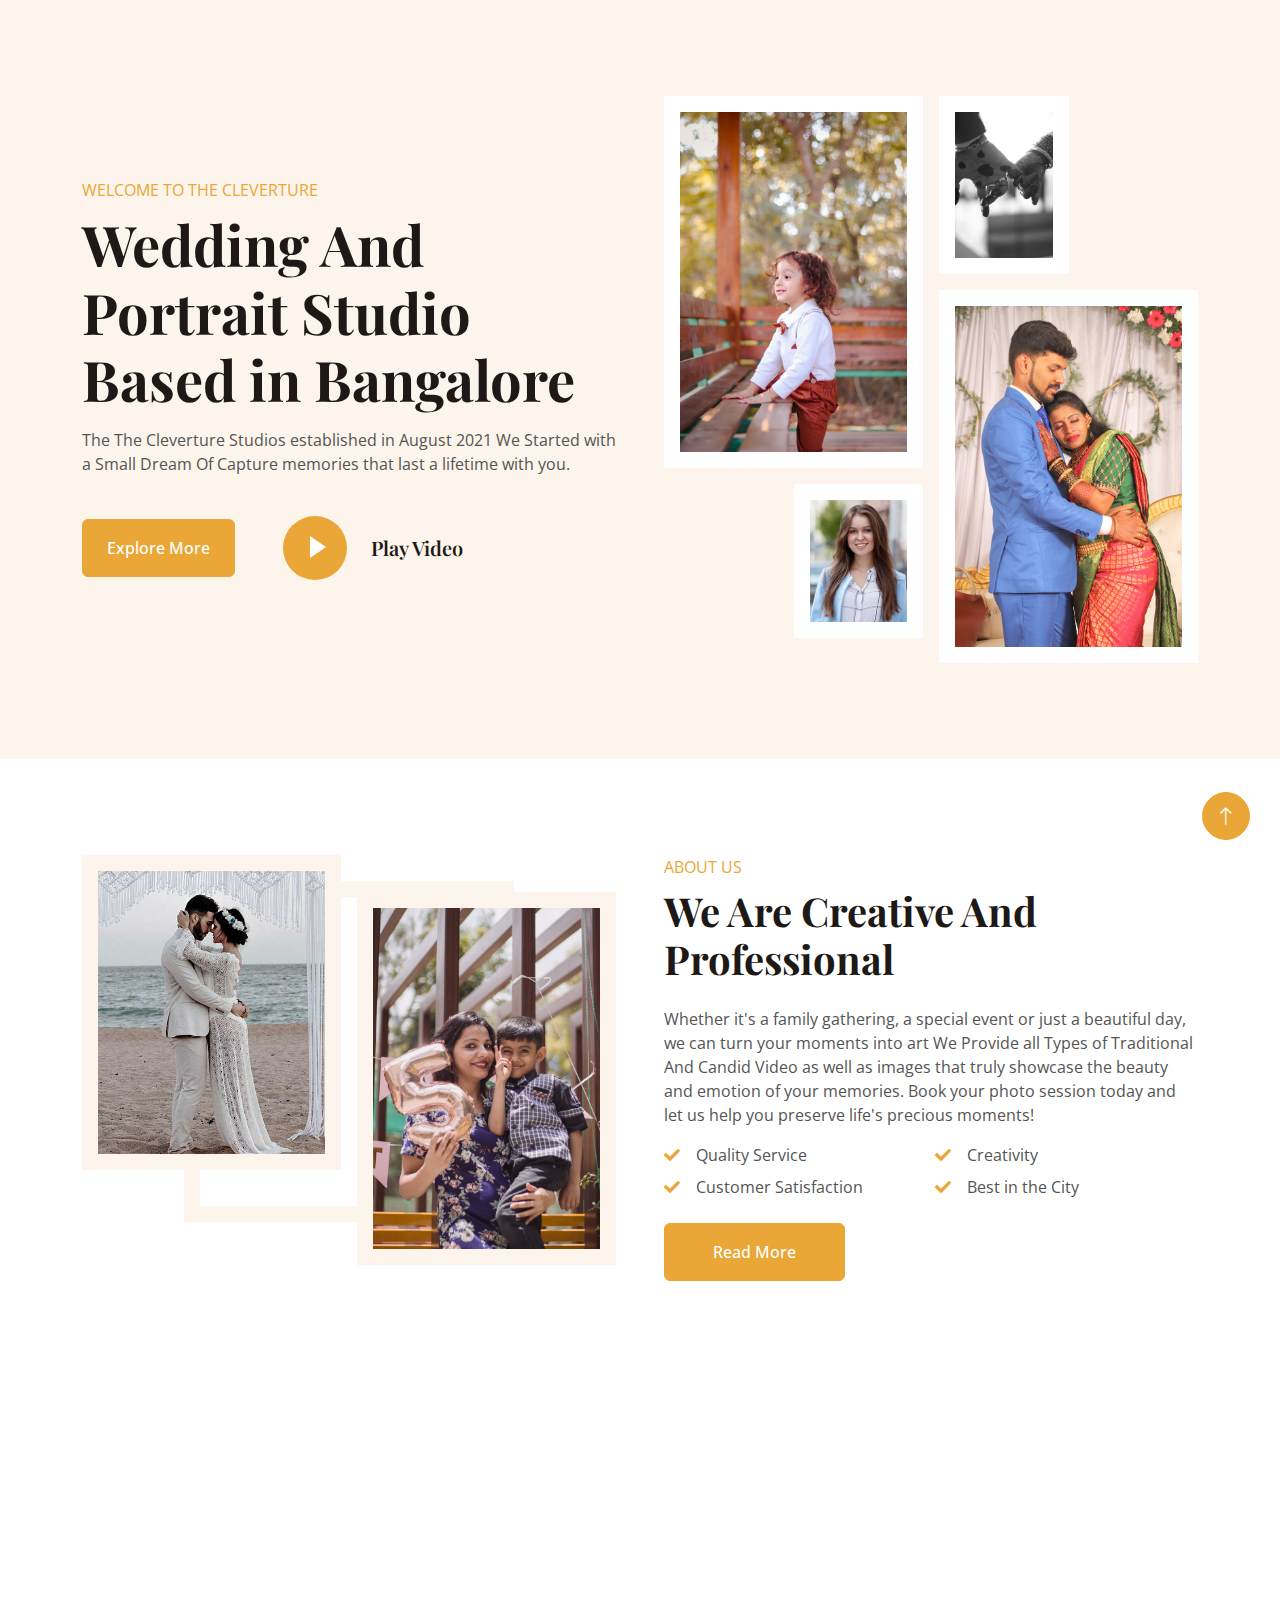
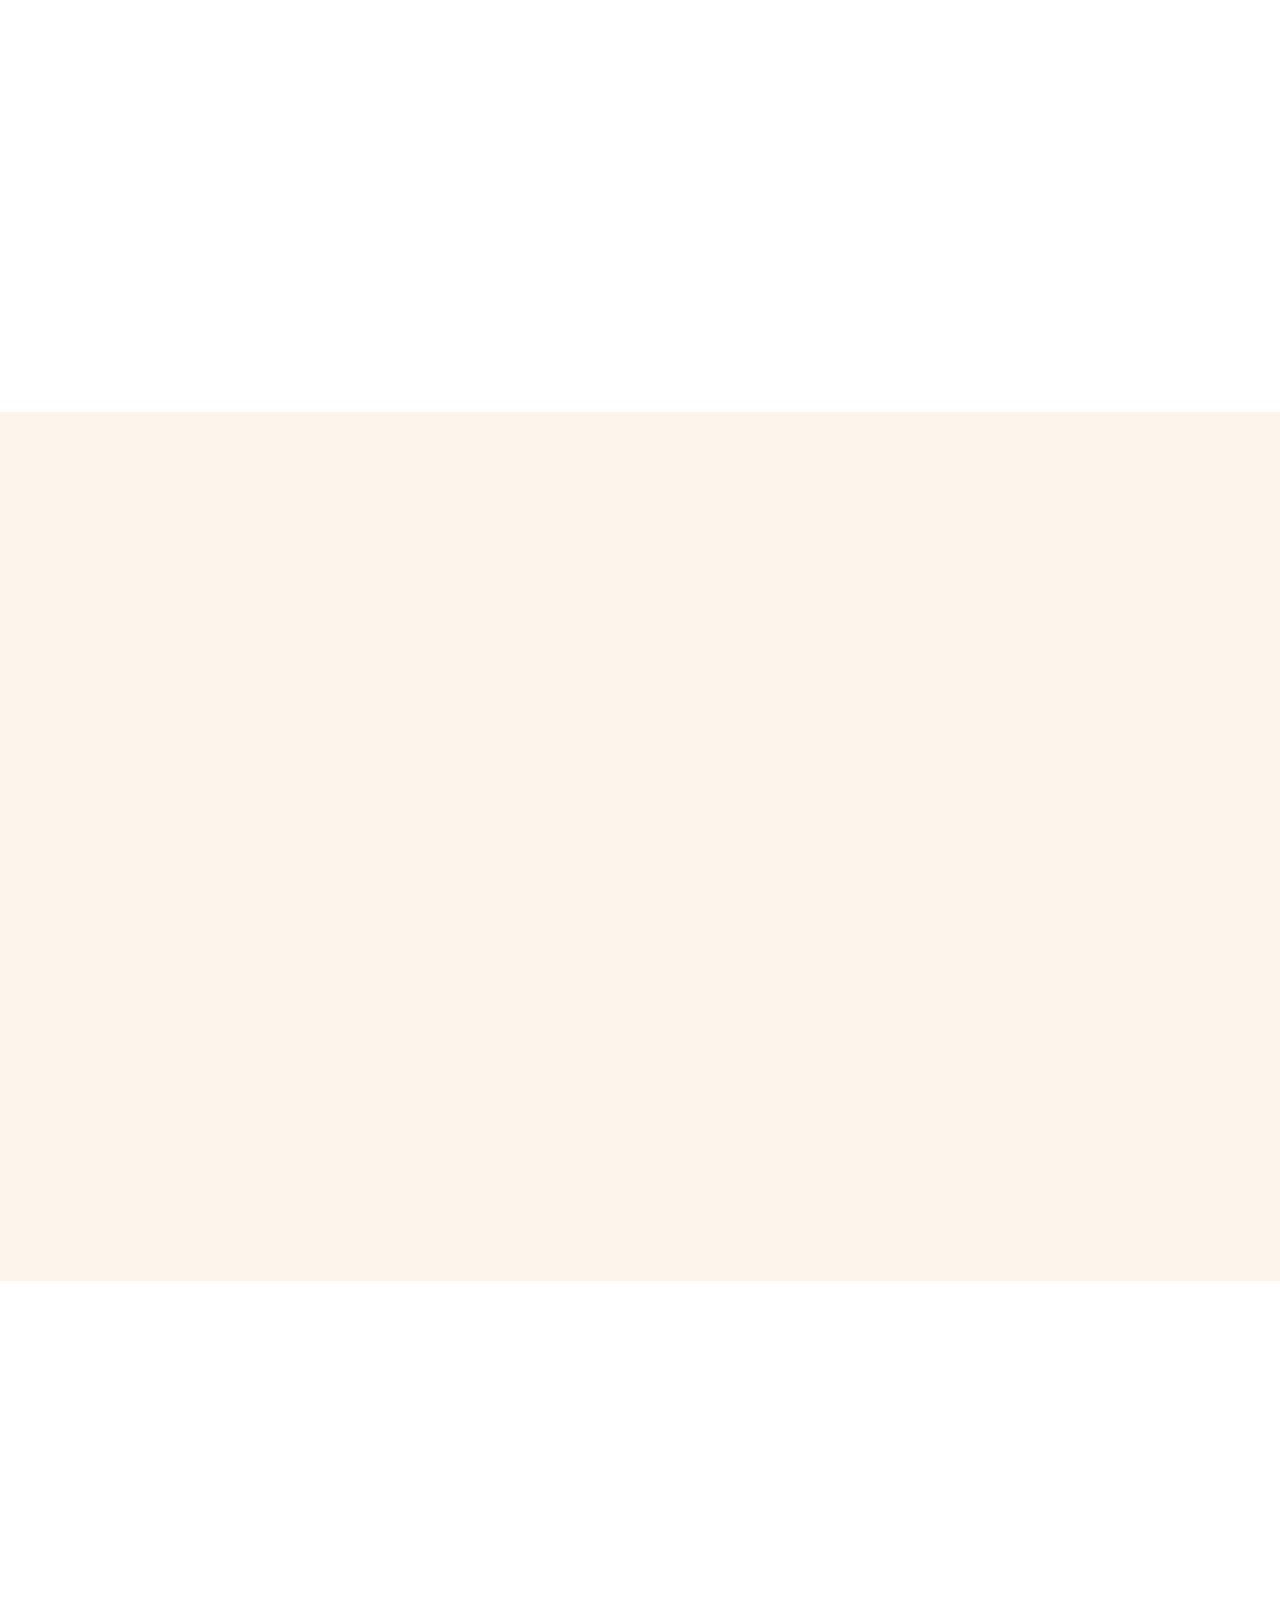
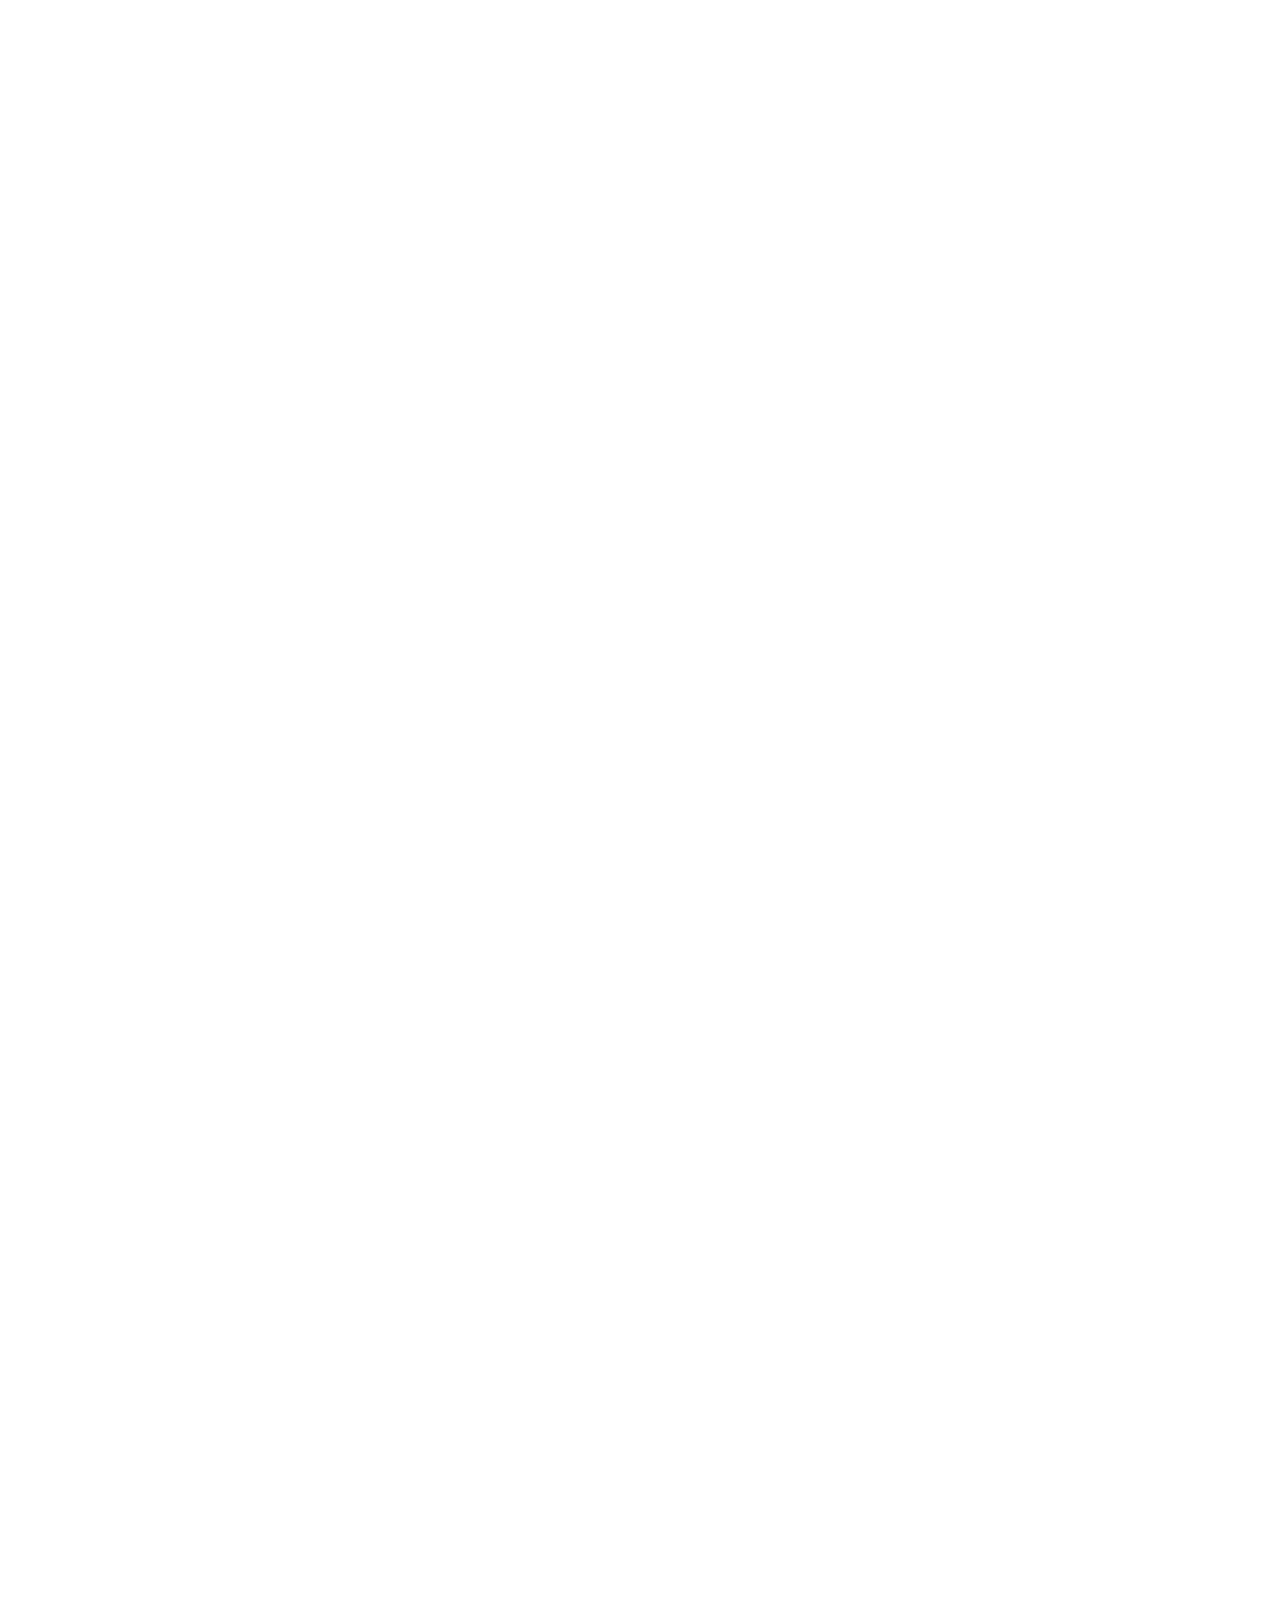
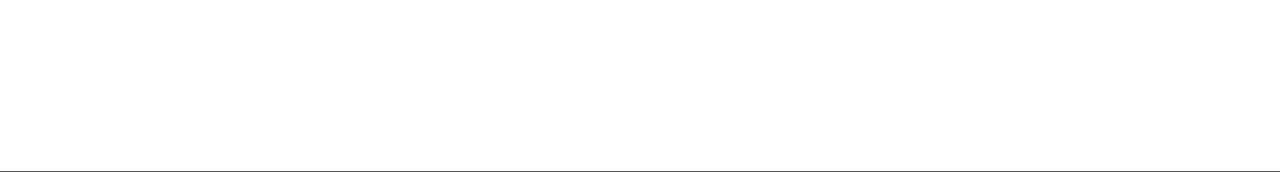
<file: index.html>
<!DOCTYPE html>
<html lang="en">
  <head>
    <meta charset="utf-8" />
  <title> The Cleverture</title>
    <meta content="width=device-width, initial-scale=1.0" name="viewport" />
    <meta content="" name="keywords" />
    <meta content="" name="description" />

    <!-- Favicon -->
    <link href="img/logo.png" rel="icon" />

    <!-- Google Web Fonts -->
    <link rel="preconnect" href="https://fonts.googleapis.com" />
    <link rel="preconnect" href="https://fonts.gstatic.com" crossorigin />
    <link
      href="https://fonts.googleapis.com/css2?family=Open+Sans:wght@400;500;600&family=Playfair+Display:wght@500;600;700&display=swap"
      rel="stylesheet"
    />

    <!-- Icon Font Stylesheet -->
    <link
      href="https://cdnjs.cloudflare.com/ajax/libs/font-awesome/5.10.0/css/all.min.css"
      rel="stylesheet"
    />
    <link
      href="https://cdn.jsdelivr.net/npm/bootstrap-icons@1.4.1/font/bootstrap-icons.css"
      rel="stylesheet"
    />

    <!-- Libraries Stylesheet -->
    <link href="lib/animate/animate.min.css" rel="stylesheet" />
    <link href="lib/owlcarousel/assets/owl.carousel.min.css" rel="stylesheet" />
    <link href="lib/lightbox/css/lightbox.min.css" rel="stylesheet" />

    <!-- Customized Bootstrap Stylesheet -->
    <link href="css/bootstrap.min.css" rel="stylesheet" />

    <!-- Template Stylesheet -->
    <link href="css/style.css" rel="stylesheet" />
  </head>

  <body>
    <!-- Spinner Start -->
    <div
      id="spinner"
      class="show bg-white position-fixed translate-middle w-100 vh-100 top-50 start-50 d-flex align-items-center justify-content-center"
    >
      <div class="spinner-grow text-primary" role="status"></div>
    </div>
    <!-- Spinner End -->

    <!-- Navbar Start -->
    <nav
      class="navbar navbar-expand-lg bg-white navbar-light fixed-top shadow py-lg-0 px-4 px-lg-5 wow fadeIn"
      data-wow-delay="0.1s"
    >
      <a href="index.html" class="navbar-brand d-block d-lg-none">
        <h1 class="text-primary">The Cleverture</h1>
      </a>
      <button
        type="button"
        class="navbar-toggler"
        data-bs-toggle="collapse"
        data-bs-target="#navbarCollapse"
      >
        <span class="navbar-toggler-icon"></span>
      </button>
      <div
        class="collapse navbar-collapse justify-content-between py-4 py-lg-0"
        id="navbarCollapse"
      >
        <div class="navbar-nav ms-auto py-0">
          <a href="index.html" class="nav-item nav-link active">Home</a>
          <a href="about.html" class="nav-item nav-link">About</a>
          <a href="service.html" class="nav-item nav-link">Services</a>
        </div>
        <a
          href="index.html"
          class="navbar-brand bg-primary py-2 px-4 mx-3 d-none d-lg-block"
        >
          <h1 class="text-white">The Cleverture</h1>
        </a>
        <div class="navbar-nav me-auto py-0">
          <a href="project.html" class="nav-item nav-link">Projects</a>
          <a href="team.html" class="nav-item nav-link">Our Team</a>
          <a href="contact.html" class="nav-item nav-link">Contact</a>
        </div>
      </div>
    </nav>
    <!-- Navbar End -->

    <!-- Header Start -->
    <div class="container-fluid hero-header bg-light py-5 mb-5">
      <div class="container py-5">
        <div class="row g-5 align-items-center">
          <div class="col-lg-6">
            <p class="text-primary text-uppercase mb-2 animated slideInDown">
              Welcome To The Cleverture
            </p>
            <h1 class="display-4 mb-3 animated slideInDown">
              Wedding And Portrait Studio Based in Bangalore
            </h1>
            <p class="animated slideInDown">
              The The Cleverture Studios established in August 2021 We Started
              with a Small Dream Of Capture memories that last a lifetime with
              you.
            </p>
            <div class="d-flex align-items-center pt-4 animated slideInDown">
              <a href="" class="btn btn-primary py-3 px-4 me-5">Explore More</a>
              <button
                type="button"
                class="btn-play"
                data-bs-toggle="modal"
                data-src="https://www.youtube.com/watch?v=8eYG5QGZAZs"
                data-bs-target="#videoModal"
              >
                <span></span>
              </button>
              <h5 class="ms-4 mb-0 d-none d-sm-block">Play Video</h5>
            </div>
          </div>
          <div class="col-lg-6 animated fadeIn">
            <div class="row g-3">
              <div class="col-6 text-end">
                <img
                  class="img-fluid bg-white p-3 w-100 mb-3"
                  src="img/hero-1.jpg"
                  alt=""
                />
                <img
                  class="img-fluid bg-white p-3 w-50"
                  src="img/hero-3.jpg"
                  alt=""
                />
              </div>
              <div class="col-6">
                <img
                  class="img-fluid bg-white p-3 w-50 mb-3"
                  src="img/hero-4.jpg"
                  alt=""
                />
                <img
                  class="img-fluid bg-white p-3 w-100"
                  src="img/hero-2.jpg"
                  alt=""
                />
              </div>
            </div>
          </div>
        </div>
      </div>
    </div>
    <!-- Header End -->

    <!-- Video Modal Start -->
    <div
      class="modal modal-video fade"
      id="videoModal"
      tabindex="-1"
      aria-labelledby="exampleModalLabel"
      aria-hidden="true"
    >
      <div class="modal-dialog">
        <div class="modal-content rounded-0">
          <div class="modal-header">
            <h3 class="modal-title" id="exampleModalLabel">Youtube Video</h3>
            <button
              type="button"
              class="btn-close"
              data-bs-dismiss="modal"
              aria-label="Close"
            ></button>
          </div>
          <div class="modal-body">
            <!-- 16:9 aspect ratio -->
            <div class="ratio ratio-16x9">
              <iframe
                class="embed-responsive-item"
                src=""
                id="video"
                allowfullscreen
                allowscriptaccess="always"
                allow="autoplay"
              ></iframe>
            </div>
          </div>
        </div>
      </div>
    </div>
    <!-- Video Modal End -->

    <!-- About Start -->
    <div class="container-xxl py-5">
      <div class="container">
        <div class="row g-5">
          <div class="col-lg-6 wow fadeInUp" data-wow-delay="0.1s">
            <div class="row g-3 img-twice position-relative h-100">
              <div class="col-6">
                <img
                  class="img-fluid bg-light p-3"
                  src="img/about-1.jpg"
                  alt=""
                />
              </div>
              <div class="col-6 align-self-end">
                <img
                  class="img-fluid bg-light p-3"
                  src="img/about-2.jpg"
                  alt=""
                />
              </div>
            </div>
          </div>
          <div class="col-lg-6 wow fadeInUp" data-wow-delay="0.5s">
            <div class="h-100">
              <p class="text-primary text-uppercase mb-2">About Us</p>
              <h1 class="display-6 mb-4">We Are Creative And Professional</h1>
              <p>
                Whether it's a family gathering, a special event or just a
                beautiful day, we can turn your moments into art We Provide all
                Types of Traditional And Candid Video as well as images that
                truly showcase the beauty and emotion of your memories. Book
                your photo session today and let us help you preserve life's
                precious moments!
              </p>

              <div class="row g-2 mb-4">
                <div class="col-sm-6">
                  <i class="fa fa-check text-primary me-3"></i>Quality Service
                </div>
                <div class="col-sm-6">
                  <i class="fa fa-check text-primary me-3"></i>Creativity
                </div>
                <div class="col-sm-6">
                  <i class="fa fa-check text-primary me-3"></i>Customer
                  Satisfaction
                </div>
                <div class="col-sm-6">
                  <i class="fa fa-check text-primary me-3"></i>Best in the City
                </div>
              </div>
              <a class="btn btn-primary py-3 px-5" href="">Read More</a>
            </div>
          </div>
        </div>
      </div>
    </div>
    <!-- About End -->

    <!-- Facts Start -->
    <div class="container-xxl py-5">
      <div class="container">
        <div
          class="text-center mx-auto wow fadeInUp"
          data-wow-delay="0.1s"
          style="max-width: 500px"
        >
          <p class="text-primary text-uppercase mb-2">Why Choose Us!</p>
          <h1 class="display-6 mb-5">The Leading Photo Studio In The City</h1>
        </div>
        <div class="row g-3">
          <div
            class="col-lg-4 col-md-6 pt-lg-5 wow fadeInUp"
            data-wow-delay="0.1s"
          >
            <div class="fact-item bg-light text-center h-100 p-5">
             <div class="alli"> <h1 class="display-2 text-primary mb-3" data-toggle="counter-up">
                4
              </h1><h1 class="display-2 text-primary mb-3">.9</h1><h1 class="text-primary">★</h1>
            </div>
              <h4 class="mb-3">Customer Ratings</h4>
              <span
                >In the world of photography, you get to share a captured moment with other people</span
              >
            </div>
          </div>
          <div class="col-lg-4 col-md-6 wow fadeInUp" data-wow-delay="0.3s">
            <div class="fact-item bg-light text-center h-100 p-5">
              <h1 class="display-2 text-primary mb-3" data-toggle="counter-up">
                3
              </h1>
              <h4 class="mb-3">Years Experience</h4>
              <span
                >We are making photographs to understand what our lives mean to us.</span
              >
            </div>
          </div>
          <div
            class="col-lg-4 col-md-6 pt-lg-5 wow fadeInUp"
            data-wow-delay="0.5s"
          >
            <div class="fact-item bg-light text-center h-100 p-5">
              <div class="alli">
                <h1
                  class="display-2 text-primary mb-3"
                  data-toggle="counter-up"
                >
                  200
                </h1>
                <h1 class="display-2 text-primary mb-3">+</h1>
              </div>
              <h4 class="mb-3">Happy Clients</h4>
              <span
                >Taking pictures is savouring life intensely, every hundredth of a second</span
              >
            </div>
          </div>
        </div>
      </div>
    </div>
    <!-- Facts End -->

    <!-- Service Start -->
    <div class="container-xxl bg-light py-5 my-5">
      <div class="container py-5">
        <div
          class="text-center mx-auto mb-5 wow fadeInUp"
          data-wow-delay="0.1s"
          style="max-width: 500px"
        >
          <p class="text-primary text-uppercase mb-2">Our Services</p>
          <h1 class="display-6 mb-4">We Provide Best Professional Services</h1>
        </div>
        <div class="row g-3">
          <div class="col-lg-3 col-md-6 wow fadeInUp" data-wow-delay="0.1s">
            <div class="service-item d-flex flex-column bg-white p-3 pb-0">
              <div class="position-relative">
                <img class="img-fluid" src="img/service-1.jpg" alt="" />
                <div class="service-overlay">
                  <a
                    class="btn btn-lg-square btn-outline-light rounded-circle"
                    href=""
                    ><i class="fa fa-link text-primary"></i
                  ></a>
                </div>
              </div>
              <div class="text-center p-4">
                <h4>Weddings</h4>
              </div>
            </div>
          </div>
          <div
            class="col-lg-3 col-md-6 pt-lg-5 wow fadeInUp"
            data-wow-delay="0.3s"
          >
            <div class="service-item d-flex flex-column bg-white p-3 pb-0">
              <div class="position-relative">
                <img class="img-fluid" src="img/service-2.jpg" alt="" />
                <div class="service-overlay">
                  <a
                    class="btn btn-lg-square btn-outline-light rounded-circle"
                    href=""
                    ><i class="fa fa-link text-primary"></i
                  ></a>
                </div>
              </div>
              <div class="text-center p-4">
                <h4>Portraits</h4>
              </div>
            </div>
          </div>
          <div class="col-lg-3 col-md-6 wow fadeInUp" data-wow-delay="0.5s">
            <div class="service-item d-flex flex-column bg-white p-3 pb-0">
              <div class="position-relative">
                <img class="img-fluid" src="img/service-3.jpg" alt="" />
                <div class="service-overlay">
                  <a
                    class="btn btn-lg-square btn-outline-light rounded-circle"
                    href=""
                    ><i class="fa fa-link text-primary"></i
                  ></a>
                </div>
              </div>
              <div class="text-center p-4">
                <h4>Fashion</h4>
              </div>
            </div>
          </div>
          <div
            class="col-lg-3 col-md-6 pt-lg-5 wow fadeInUp"
            data-wow-delay="0.7s"
          >
            <div class="service-item d-flex flex-column bg-white p-3 pb-0">
              <div class="position-relative">
                <img class="img-fluid" src="img/service-4.jpg" alt="" />
                <div class="service-overlay">
                  <a
                    class="btn btn-lg-square btn-outline-light rounded-circle"
                    href=""
                    ><i class="fa fa-link text-primary"></i
                  ></a>
                </div>
              </div>
              <div class="text-center p-4">
                <h4>Editorial</h4>
              </div>
            </div>
          </div>
        </div>
      </div>
    </div>
    <!-- Service End -->

    <!-- Project Start -->
    <div class="container-xxl py-5">
      <div class="container">
        <div
          class="text-center mx-auto mb-5 wow fadeInUp"
          data-wow-delay="0.1s"
          style="max-width: 500px"
        >
          <p class="text-primary text-uppercase mb-2">Our Works</p>
          <h1 class="display-6 mb-0">
            Discover Our Unique And Creative Photoshoot
          </h1>
        </div>
        <div class="row g-3">
          <div class="col-lg-3 col-md-6 wow fadeInUp" data-wow-delay="0.1s">
            <div class="row g-3">
              <div class="col-12">
                <div class="project-item">
                  <img class="img-fluid" src="img/project-5.jpg" alt="" />
                  <a
                    class="project-title h5 mb-0"
                    href="img/project-5.jpg"
                    data-lightbox="project"
                  >
                    Memory
                  </a>
                </div>
              </div>
              <div class="col-12">
                <div class="project-item">
                  <img class="img-fluid" src="img/project-1.jpg" alt="" />
                  <a
                    class="project-title h5 mb-0"
                    href="img/project-1.jpg"
                    data-lightbox="project"
                  >
                    Wedding
                  </a>
                </div>
              </div>
            </div>
          </div>
          <div class="col-lg-3 col-md-6 wow fadeInUp" data-wow-delay="0.3s">
            <div class="row g-3">
              <div class="col-12">
                <div class="project-item">
                  <img class="img-fluid" src="img/project-2.jpg" alt="" />
                  <a
                    class="project-title h5 mb-0"
                    href="img/project-2.jpg"
                    data-lightbox="project"
                  >
                    Portrait
                  </a>
                </div>
              </div>
              <div class="col-12">
                <div class="project-item">
                  <img class="img-fluid" src="img/project-6.jpg" alt="" />
                  <a
                    class="project-title h5 mb-0"
                    href="img/project-6.jpg"
                    data-lightbox="project"
                  >
                    Travel
                  </a>
                </div>
              </div>
            </div>
          </div>
          <div class="col-lg-3 col-md-6 wow fadeInUp" data-wow-delay="0.5s">
            <div class="row g-3">
              <div class="col-12">
                <div class="project-item">
                  <img class="img-fluid" src="img/project-7.jpg" alt="" />
                  <a
                    class="project-title h5 mb-0"
                    href="img/project-7.jpg"
                    data-lightbox="project"
                  >
                    Wedding
                  </a>
                </div>
              </div>
              <div class="col-12">
                <div class="project-item">
                  <img class="img-fluid" src="img/project-3.jpg" alt="" />
                  <a
                    class="project-title h5 mb-0"
                    href="img/project-3.jpg"
                    data-lightbox="project"
                  >
                    Memory
                  </a>
                </div>
              </div>
            </div>
          </div>
          <div class="col-lg-3 col-md-6 wow fadeInUp" data-wow-delay="0.7s">
            <div class="row g-3">
              <div class="col-12">
                <div class="project-item">
                  <img class="img-fluid" src="img/project-4.jpg" alt="" />
                  <a
                    class="project-title h5 mb-0"
                    href="img/project-4.jpg"
                    data-lightbox="project"
                  >
                    Fashion
                  </a>
                </div>
              </div>
              <div class="col-12">
                <div class="project-item">
                  <img class="img-fluid" src="img/project-8.jpg" alt="" />
                  <a
                    class="project-title h5 mb-0"
                    href="img/project-8.jpg"
                    data-lightbox="project"
                  >
                    Portrait
                  </a>
                </div>
              </div>
            </div>
          </div>
        </div>
      </div>
    </div>
    <!-- Project End -->

   

    <!-- Testimonial Start -->
    <div class="container-xxl py-5">
      <div class="container">
        <div
          class="text-center mx-auto mb-5 wow fadeInUp"
          data-wow-delay="0.1s"
          style="max-width: 500px"
        >
          <p class="text-primary text-uppercase mb-2">Client's Review</p>
          <h1 class="display-6 mb-0">More Than 200+ Customers Trusted Us</h1>
        </div>
        <div
          class="owl-carousel testimonial-carousel wow fadeInUp"
          data-wow-delay="0.1s"
        >
          <div class="testimonial-item bg-white p-4">
            <div class="d-flex align-items-center mb-4">
              <img
                class="flex-shrink-0 rounded-circle border p-1"
                src="img/testimonial-1.jpg"
                alt=""
              />
              <div class="ms-4">
                <h5 class="mb-1">TK Srithar</h5>
                <span>UI Designer</span>
              </div>
            </div>
            <p class="mb-0">
              Skilled photographer. Impressive edits with natural look. Humble
              to customers. It was a very good experience overall.
            </p>
          </div>
          <div class="testimonial-item bg-white p-4">
            <div class="d-flex align-items-center mb-4">
              <img
                class="flex-shrink-0 rounded-circle border p-1"
                src="img/testimonial-2.jpg"
                alt=""
              />
              <div class="ms-4">
                <h5 class="mb-1">Vidhya Karan</h5>
                <span>Software Developer</span>
              </div>
            </div>
            <p class="mb-0">
              Professionals who ensure to deliver the requests as
              required,Thanks for the support!!. I higly recommend them.
            </p>
          </div>
          <div class="testimonial-item bg-white p-4">
            <div class="d-flex align-items-center mb-4">
              <img
                class="flex-shrink-0 rounded-circle border p-1"
                src="img/testimonial-3.jpg"
                alt=""
              />
              <div class="ms-4">
                <h5 class="mb-1">Chandra Sekhar</h5>
                <span>Doctor</span>
              </div>
            </div>
            <p class="mb-0">
              We booked Prajwal for our baby shower function. We approached him
              in the last minute but he is ready to calm, punctual, flexible and
              comfortable to work with. We really liked his service.
            </p>
          </div>
          <div class="testimonial-item bg-white p-4">
            <div class="d-flex align-items-center mb-4">
              <img
                class="flex-shrink-0 rounded-circle border p-1"
                src="img/testimonial-4.jpg"
                alt=""
              />
              <div class="ms-4">
                <h5 class="mb-1">Akshara Mathivanan</h5>
                <span>Product Manager</span>
              </div>
            </div>
            <p class="mb-0">
              Both Prajwal and Rohit are students and pursuing their passion and
              really hard working. We loved our memories created by them. I
              highly recommend to take their services.
            </p>
          </div>
        </div>
      </div>
    </div>
    <!-- Testimonial End -->

    <!-- Footer Start -->
    <div
      class="container-fluid footer position-relative bg-dark text-white-50 mt-5 py-5 px-4 px-lg-5 wow fadeIn"
      data-wow-delay="0.1s"
    >
      <div class="row g-5 py-5">
        <div class="col-lg-6 pe-lg-5">
          <a href="index.html" class="navbar-brand">
            <h1 class="display-5 text-primary">The Cleverture</h1>
          </a>
         
          <p>
            <i class="fa fa-map-marker-alt me-2"></i>No.88/5, 3rd Floor, K.Dommasandra Main Road, opposite to Esplanade Apartment, Belathur, Kadugodi, Bengaluru, Karnataka 560067
          </p>
          <p><i class="fa fa-phone-alt me-2"></i>+91 6361040407</p>
          <p><i class="fa fa-envelope me-2"></i>thecleverture@gmail.com</p>
          <div class="d-flex justify-content-start mt-4">
            <a
              class="btn btn-square btn-outline-primary rounded-circle me-2"
              href="#"
              ><i class="fab fa-twitter"></i
            ></a>
            <a
              class="btn btn-square btn-outline-primary rounded-circle me-2"
              href="#"
              ><i class="fab fa-facebook-f"></i
            ></a>
            <a
              class="btn btn-square btn-outline-primary rounded-circle me-2"
              href="#"
              ><i class="fab fa-linkedin-in"></i
            ></a>
            <a
              class="btn btn-square btn-outline-primary rounded-circle me-2"
              href="#"
              ><i class="fab fa-instagram"></i
            ></a>
          </div>
        </div>
        <div class="col-lg-6 ps-lg-5">
          <div class="row g-5">
            <div class="col-sm-6">
              <h4 class="text-light mb-4">Quick Links</h4>
              <a class="btn btn-link" href="">About Us</a>
              <a class="btn btn-link" href="">Contact Us</a>
              <a class="btn btn-link" href="">Our Services</a>
              <a class="btn btn-link" href="">Terms & Condition</a>
              <a class="btn btn-link" href="">Support</a>
            </div>
            
           
          </div>
        </div>
      </div>
    </div>
    <!-- Footer End -->

    <!-- Copyright Start -->
    <div
      class="container-fluid bg-dark text-white border-top border-secondary px-0"
    >
    
    <!-- Copyright End -->

    <!-- Back to Top -->
    <a
      href="#"
      class="btn btn-lg btn-primary btn-lg-square rounded-circle back-to-top"
      ><i class="bi bi-arrow-up"></i
    ></a>

    <!-- JavaScript Libraries -->
    <script src="https://code.jquery.com/jquery-3.4.1.min.js"></script>
    <script src="https://cdn.jsdelivr.net/npm/bootstrap@5.0.0/dist/js/bootstrap.bundle.min.js"></script>
    <script src="lib/wow/wow.min.js"></script>
    <script src="lib/easing/easing.min.js"></script>
    <script src="lib/waypoints/waypoints.min.js"></script>
    <script src="lib/counterup/counterup.min.js"></script>
    <script src="lib/owlcarousel/owl.carousel.min.js"></script>
    <script src="lib/lightbox/js/lightbox.min.js"></script>

    <!-- Template Javascript -->
    <script src="js/main.js"></script>
  </body>
</html>
</file>
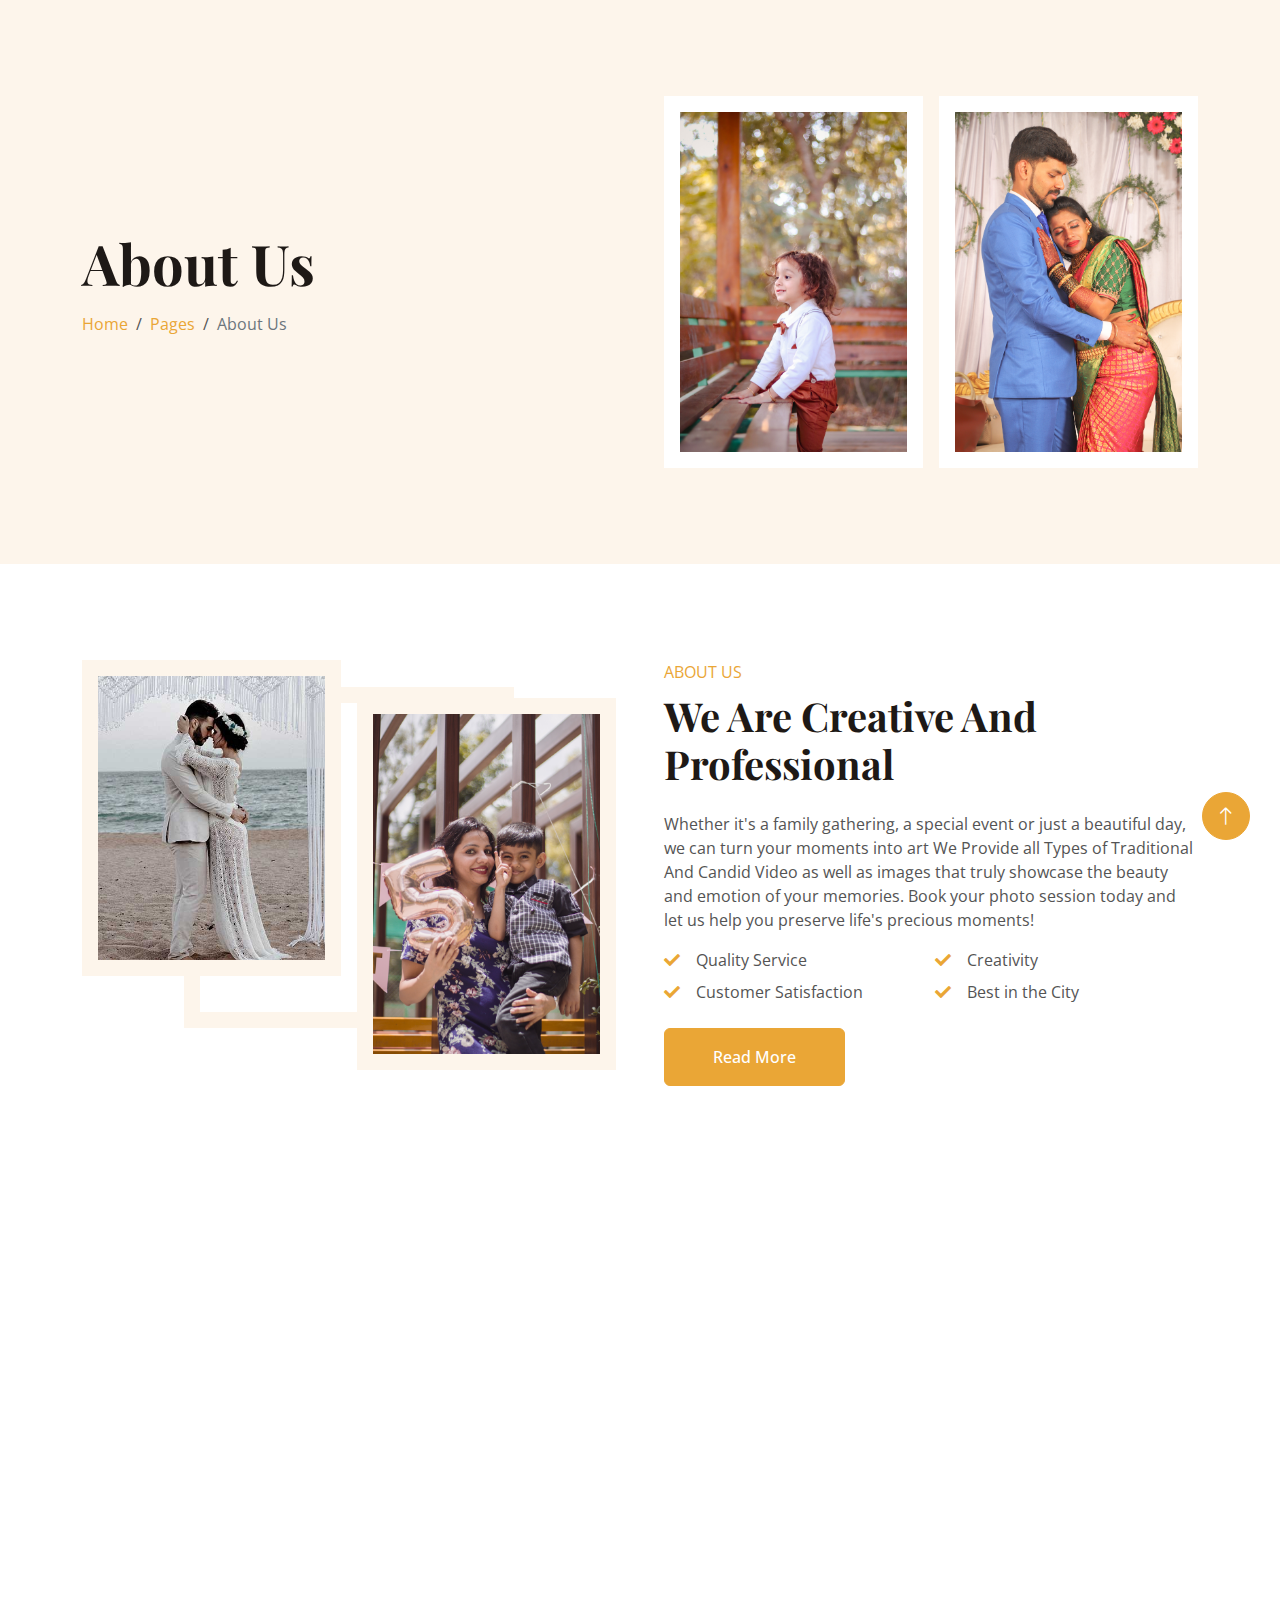
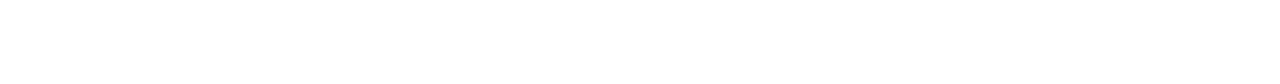
<file: about.html>
<!DOCTYPE html>
<html lang="en">
  <head>
    <meta charset="utf-8" />
    <title>The Cleverture - Photo Studio Website Template</title>
    <meta content="width=device-width, initial-scale=1.0" name="viewport" />
    <meta content="" name="keywords" />
    <meta content="" name="description" />

    <!-- Favicon -->
    <link href="img/favicon.ico" rel="icon" />

    <!-- Google Web Fonts -->
    <link rel="preconnect" href="https://fonts.googleapis.com" />
    <link rel="preconnect" href="https://fonts.gstatic.com" crossorigin />
    <link
      href="https://fonts.googleapis.com/css2?family=Open+Sans:wght@400;500;600&family=Playfair+Display:wght@500;600;700&display=swap"
      rel="stylesheet"
    />

    <!-- Icon Font Stylesheet -->
    <link
      href="https://cdnjs.cloudflare.com/ajax/libs/font-awesome/5.10.0/css/all.min.css"
      rel="stylesheet"
    />
    <link
      href="https://cdn.jsdelivr.net/npm/bootstrap-icons@1.4.1/font/bootstrap-icons.css"
      rel="stylesheet"
    />

    <!-- Libraries Stylesheet -->
    <link href="lib/animate/animate.min.css" rel="stylesheet" />
    <link href="lib/owlcarousel/assets/owl.carousel.min.css" rel="stylesheet" />
    <link href="lib/lightbox/css/lightbox.min.css" rel="stylesheet" />

    <!-- Customized Bootstrap Stylesheet -->
    <link href="css/bootstrap.min.css" rel="stylesheet" />

    <!-- Template Stylesheet -->
    <link href="css/style.css" rel="stylesheet" />
  </head>

  <body>
    <!-- Spinner Start -->
    <div
      id="spinner"
      class="show bg-white position-fixed translate-middle w-100 vh-100 top-50 start-50 d-flex align-items-center justify-content-center"
    >
      <div class="spinner-grow text-primary" role="status"></div>
    </div>
    <!-- Spinner End -->

    <!-- Navbar Start -->
    <nav
      class="navbar navbar-expand-lg bg-white navbar-light fixed-top shadow py-lg-0 px-4 px-lg-5 wow fadeIn"
      data-wow-delay="0.1s"
    >
      <a href="index.html" class="navbar-brand d-block d-lg-none">
        <h1 class="text-primary">The Cleverture</h1>
      </a>
      <button
        type="button"
        class="navbar-toggler"
        data-bs-toggle="collapse"
        data-bs-target="#navbarCollapse"
      >
        <span class="navbar-toggler-icon"></span>
      </button>
      <div
        class="collapse navbar-collapse justify-content-between py-4 py-lg-0"
        id="navbarCollapse"
      >
        <div class="navbar-nav ms-auto py-0">
          <a href="index.html" class="nav-item nav-link">Home</a>
          <a href="about.html" class="nav-item nav-link active">About</a>
          <a href="service.html" class="nav-item nav-link">Services</a>
        </div>
        <a
          href="index.html"
          class="navbar-brand bg-primary py-2 px-4 mx-3 d-none d-lg-block"
        >
          <h1 class="text-white">The Cleverture</h1>
        </a>
        <div class="navbar-nav me-auto py-0">
          <a href="project.html" class="nav-item nav-link">Projects</a>
          <a href="team.html" class="nav-item nav-link">Our Team</a>
          <a href="contact.html" class="nav-item nav-link">Contact</a>
        </div>
      </div>
    </nav>
    <!-- Navbar End -->

    <!-- Header Start -->
    <div class="container-fluid hero-header bg-light py-5 mb-5">
      <div class="container py-5">
        <div class="row g-5 align-items-center">
          <div class="col-lg-6">
            <h1 class="display-4 mb-3 animated slideInDown">About Us</h1>
            <nav aria-label="breadcrumb animated slideInDown">
              <ol class="breadcrumb mb-0">
                <li class="breadcrumb-item"><a href="#">Home</a></li>
                <li class="breadcrumb-item"><a href="#">Pages</a></li>
                <li class="breadcrumb-item active" aria-current="page">
                  About Us
                </li>
              </ol>
            </nav>
          </div>
          <div class="col-lg-6 animated fadeIn">
            <div class="row g-3">
              <div class="col-6 text-end">
                <img
                  class="img-fluid bg-white p-3 w-100"
                  src="img/hero-1.jpg"
                  alt=""
                />
              </div>
              <div class="col-6">
                <img
                  class="img-fluid bg-white p-3 w-100"
                  src="img/hero-2.jpg"
                  alt=""
                />
              </div>
            </div>
          </div>
        </div>
      </div>
    </div>
    <!-- Header End -->

    <!-- About Start -->
    <div class="container-xxl py-5">
      <div class="container">
        <div class="row g-5">
          <div class="col-lg-6 wow fadeInUp" data-wow-delay="0.1s">
            <div class="row g-3 img-twice position-relative h-100">
              <div class="col-6">
                <img
                  class="img-fluid bg-light p-3"
                  src="img/about-1.jpg"
                  alt=""
                />
              </div>
              <div class="col-6 align-self-end">
                <img
                  class="img-fluid bg-light p-3"
                  src="img/about-2.jpg"
                  alt=""
                />
              </div>
            </div>
          </div>
          <div class="col-lg-6 wow fadeInUp" data-wow-delay="0.5s">
            <div class="h-100">
              <p class="text-primary text-uppercase mb-2">About Us</p>
              <h1 class="display-6 mb-4">We Are Creative And Professional</h1>
              <p>
                Whether it's a family gathering, a special event or just a
                beautiful day, we can turn your moments into art We Provide all
                Types of Traditional And Candid Video as well as images that
                truly showcase the beauty and emotion of your memories. Book
                your photo session today and let us help you preserve life's
                precious moments!
              </p>

              <div class="row g-2 mb-4">
                <div class="col-sm-6">
                  <i class="fa fa-check text-primary me-3"></i>Quality Service
                </div>
                <div class="col-sm-6">
                  <i class="fa fa-check text-primary me-3"></i>Creativity
                </div>
                <div class="col-sm-6">
                  <i class="fa fa-check text-primary me-3"></i>Customer
                  Satisfaction
                </div>
                <div class="col-sm-6">
                  <i class="fa fa-check text-primary me-3"></i>Best in the City
                </div>
              </div>
              <a class="btn btn-primary py-3 px-5" href="">Read More</a>
            </div>
          </div>
        </div>
      </div>
    </div>
    <!-- About End -->

    <!-- Footer Start -->
    <div
      class="container-fluid footer position-relative bg-dark text-white-50 mt-5 py-5 px-4 px-lg-5 wow fadeIn"
      data-wow-delay="0.1s"
    >
      <div class="row g-5 py-5">
        <div class="col-lg-6 pe-lg-5">
          <a href="index.html" class="navbar-brand">
            <h1 class="display-5 text-primary">The Cleverture</h1>
          </a>

          <p>
            <i class="fa fa-map-marker-alt me-2"></i>No.88/5, 3rd Floor,
            K.Dommasandra Main Road, opposite to Esplanade Apartment, Belathur,
            Kadugodi, Bengaluru, Karnataka 560067
          </p>
          <p><i class="fa fa-phone-alt me-2"></i>+91 6361040407</p>
          <p><i class="fa fa-envelope me-2"></i>thecleverture@gmail.com</p>
          <div class="d-flex justify-content-start mt-4">
            <a
              class="btn btn-square btn-outline-primary rounded-circle me-2"
              href="#"
              ><i class="fab fa-twitter"></i
            ></a>
            <a
              class="btn btn-square btn-outline-primary rounded-circle me-2"
              href="#"
              ><i class="fab fa-facebook-f"></i
            ></a>
            <a
              class="btn btn-square btn-outline-primary rounded-circle me-2"
              href="#"
              ><i class="fab fa-linkedin-in"></i
            ></a>
            <a
              class="btn btn-square btn-outline-primary rounded-circle me-2"
              href="#"
              ><i class="fab fa-instagram"></i
            ></a>
          </div>
        </div>
        <div class="col-lg-6 ps-lg-5">
          <div class="row g-5">
            <div class="col-sm-6">
              <h4 class="text-light mb-4">Quick Links</h4>
              <a class="btn btn-link" href="">About Us</a>
              <a class="btn btn-link" href="">Contact Us</a>
              <a class="btn btn-link" href="">Our Services</a>
              <a class="btn btn-link" href="">Terms & Condition</a>
              <a class="btn btn-link" href="">Support</a>
            </div>
          </div>
        </div>
      </div>
    </div>
    <!-- Footer End -->

    <!-- Back to Top -->
    <a
      href="#"
      class="btn btn-lg btn-primary btn-lg-square rounded-circle back-to-top"
      ><i class="bi bi-arrow-up"></i
    ></a>

    <!-- JavaScript Libraries -->
    <script src="https://code.jquery.com/jquery-3.4.1.min.js"></script>
    <script src="https://cdn.jsdelivr.net/npm/bootstrap@5.0.0/dist/js/bootstrap.bundle.min.js"></script>
    <script src="lib/wow/wow.min.js"></script>
    <script src="lib/easing/easing.min.js"></script>
    <script src="lib/waypoints/waypoints.min.js"></script>
    <script src="lib/counterup/counterup.min.js"></script>
    <script src="lib/owlcarousel/owl.carousel.min.js"></script>
    <script src="lib/lightbox/js/lightbox.min.js"></script>

    <!-- Template Javascript -->
    <script src="js/main.js"></script>
  </body>
</html>
</file>
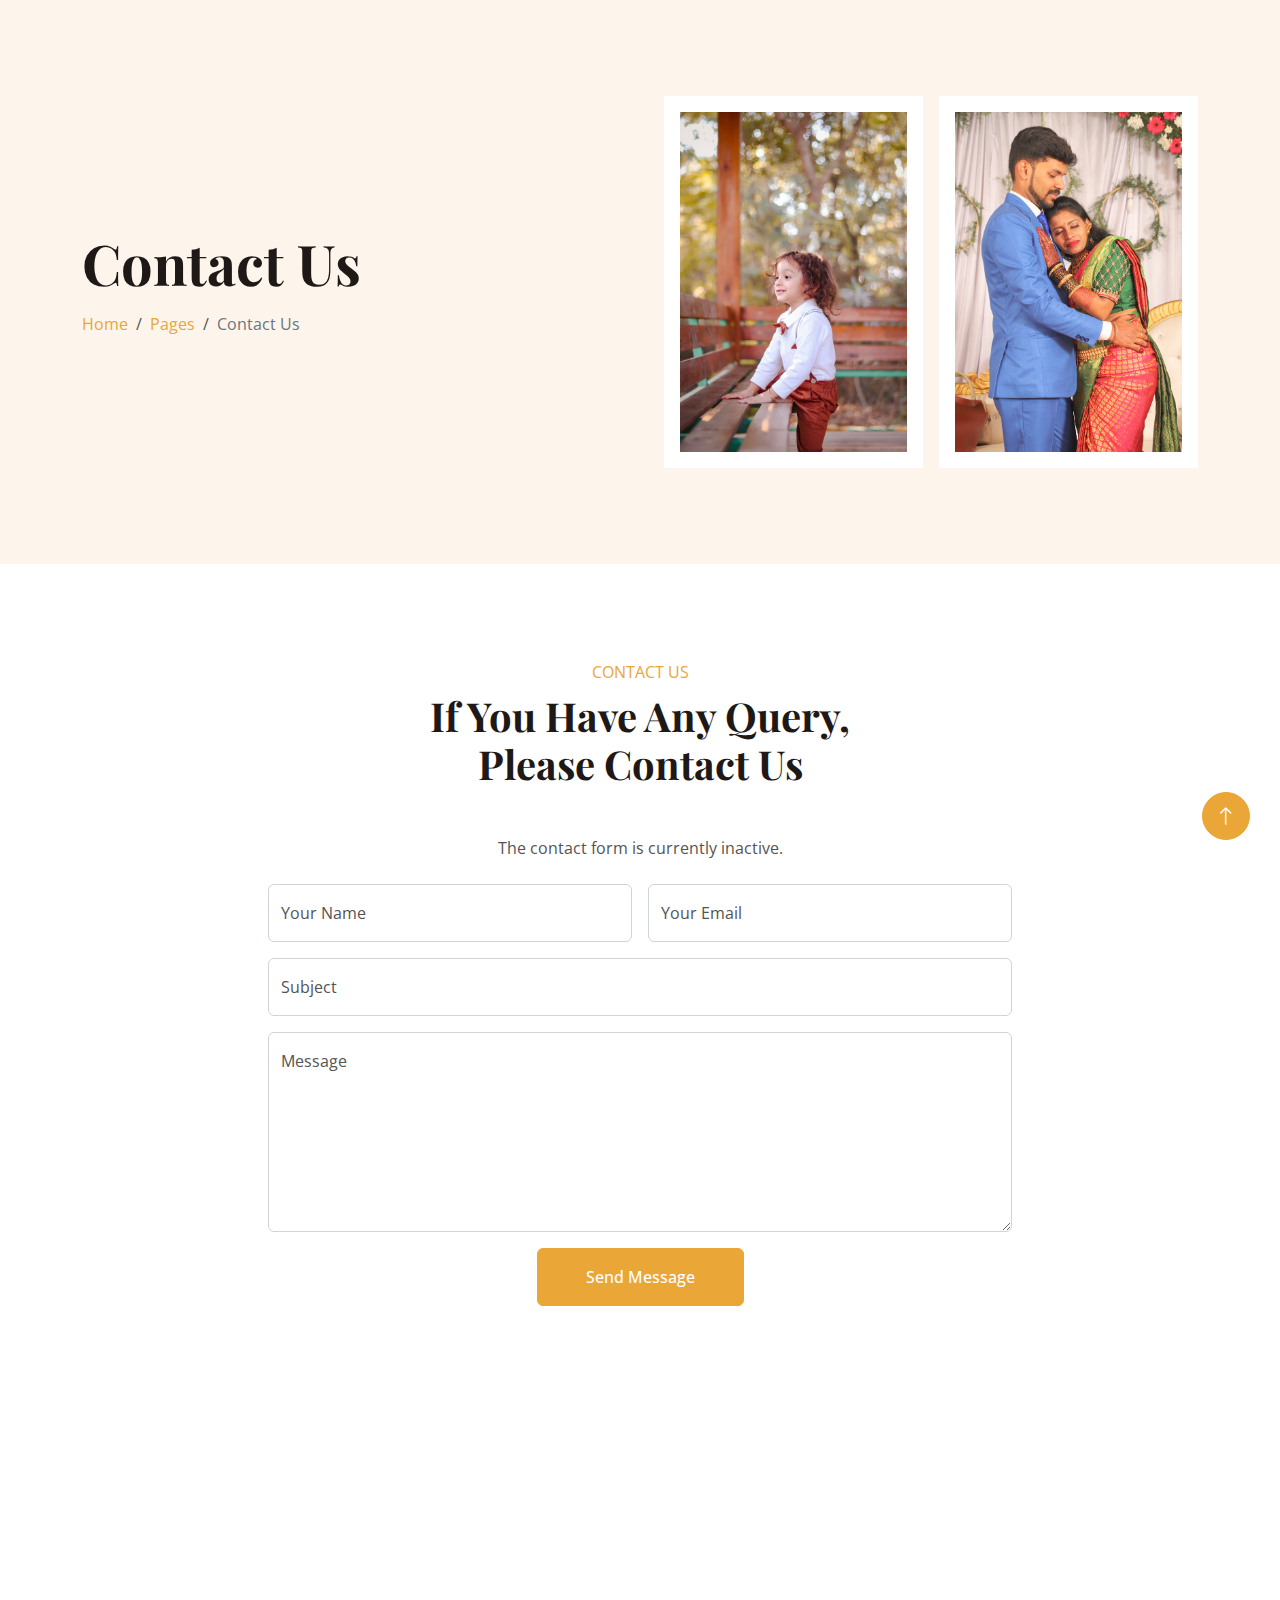
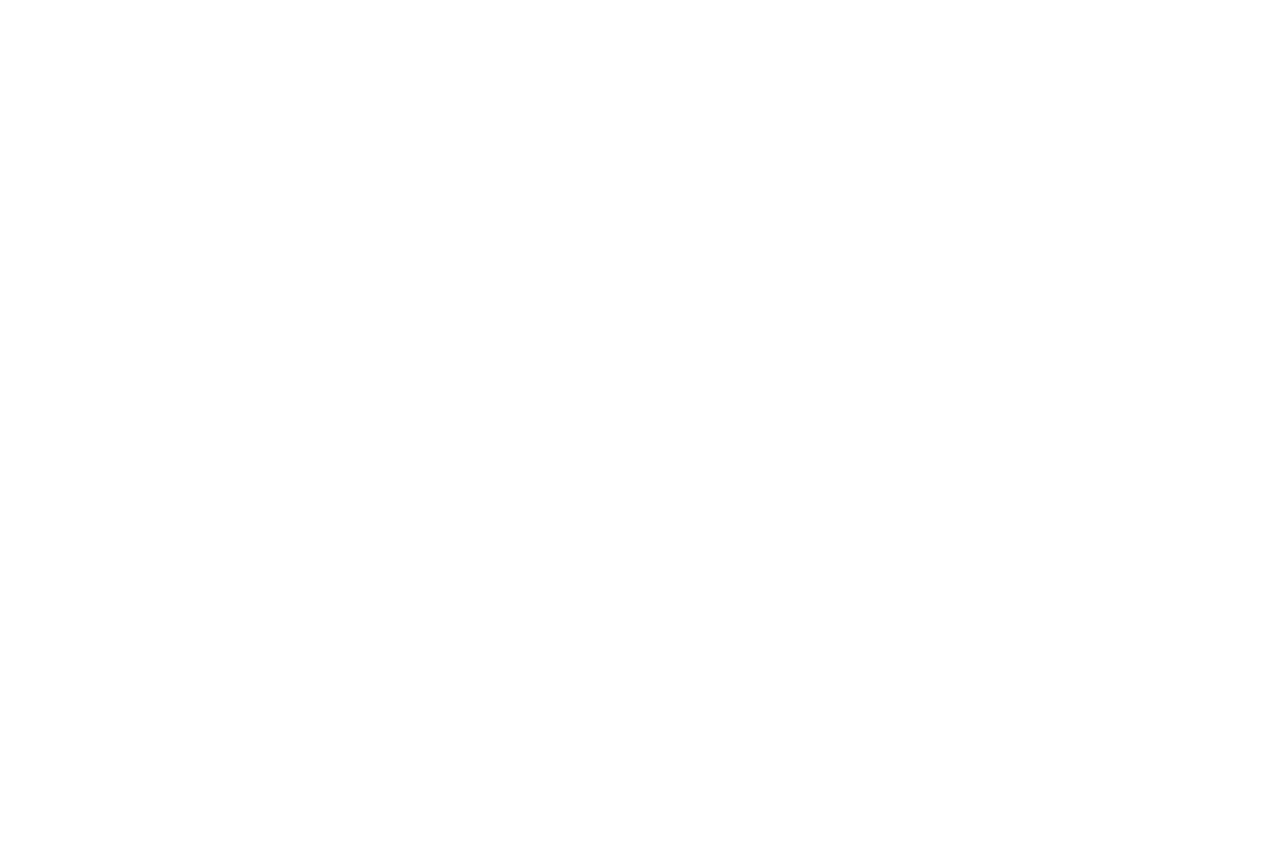
<file: contact.html>
<!DOCTYPE html>
<html lang="en">
  <head>
    <meta charset="utf-8" />
    <title>The Cleverture - Photo Studio Website Template</title>
    <meta content="width=device-width, initial-scale=1.0" name="viewport" />
    <meta content="" name="keywords" />
    <meta content="" name="description" />

    <!-- Favicon -->
    <link href="img/favicon.ico" rel="icon" />

    <!-- Google Web Fonts -->
    <link rel="preconnect" href="https://fonts.googleapis.com" />
    <link rel="preconnect" href="https://fonts.gstatic.com" crossorigin />
    <link
      href="https://fonts.googleapis.com/css2?family=Open+Sans:wght@400;500;600&family=Playfair+Display:wght@500;600;700&display=swap"
      rel="stylesheet"
    />

    <!-- Icon Font Stylesheet -->
    <link
      href="https://cdnjs.cloudflare.com/ajax/libs/font-awesome/5.10.0/css/all.min.css"
      rel="stylesheet"
    />
    <link
      href="https://cdn.jsdelivr.net/npm/bootstrap-icons@1.4.1/font/bootstrap-icons.css"
      rel="stylesheet"
    />

    <!-- Libraries Stylesheet -->
    <link href="lib/animate/animate.min.css" rel="stylesheet" />
    <link href="lib/owlcarousel/assets/owl.carousel.min.css" rel="stylesheet" />
    <link href="lib/lightbox/css/lightbox.min.css" rel="stylesheet" />

    <!-- Customized Bootstrap Stylesheet -->
    <link href="css/bootstrap.min.css" rel="stylesheet" />

    <!-- Template Stylesheet -->
    <link href="css/style.css" rel="stylesheet" />
  </head>

  <body>
    <!-- Spinner Start -->
    <div
      id="spinner"
      class="show bg-white position-fixed translate-middle w-100 vh-100 top-50 start-50 d-flex align-items-center justify-content-center"
    >
      <div class="spinner-grow text-primary" role="status"></div>
    </div>
    <!-- Spinner End -->

    <!-- Navbar Start -->
    <nav
      class="navbar navbar-expand-lg bg-white navbar-light fixed-top shadow py-lg-0 px-4 px-lg-5 wow fadeIn"
      data-wow-delay="0.1s"
    >
      <a href="index.html" class="navbar-brand d-block d-lg-none">
        <h1 class="text-primary">The Cleverture</h1>
      </a>
      <button
        type="button"
        class="navbar-toggler"
        data-bs-toggle="collapse"
        data-bs-target="#navbarCollapse"
      >
        <span class="navbar-toggler-icon"></span>
      </button>
      <div
        class="collapse navbar-collapse justify-content-between py-4 py-lg-0"
        id="navbarCollapse"
      >
        <div class="navbar-nav ms-auto py-0">
          <a href="index.html" class="nav-item nav-link">Home</a>
          <a href="about.html" class="nav-item nav-link">About</a>
          <a href="service.html" class="nav-item nav-link">Services</a>
        </div>
        <a
          href="index.html"
          class="navbar-brand bg-primary py-2 px-4 mx-3 d-none d-lg-block"
        >
          <h1 class="text-white">The Cleverture</h1>
        </a>
        <div class="navbar-nav me-auto py-0">
          <a href="project.html" class="nav-item nav-link">Projects</a>
          <a href="team.html" class="nav-item nav-link">Our Team</a>
          <a href="contact.html" class="nav-item nav-link">Contact</a>
        </div>
      </div>
    </nav>
    <!-- Navbar End -->

    <!-- Header Start -->
    <div class="container-fluid hero-header bg-light py-5 mb-5">
      <div class="container py-5">
        <div class="row g-5 align-items-center">
          <div class="col-lg-6">
            <h1 class="display-4 mb-3 animated slideInDown">Contact Us</h1>
            <nav aria-label="breadcrumb animated slideInDown">
              <ol class="breadcrumb mb-0">
                <li class="breadcrumb-item"><a href="#">Home</a></li>
                <li class="breadcrumb-item"><a href="#">Pages</a></li>
                <li class="breadcrumb-item active" aria-current="page">
                  Contact Us
                </li>
              </ol>
            </nav>
          </div>
          <div class="col-lg-6 animated fadeIn">
            <div class="row g-3">
              <div class="col-6 text-end">
                <img
                  class="img-fluid bg-white p-3 w-100"
                  src="img/hero-1.jpg"
                  alt=""
                />
              </div>
              <div class="col-6">
                <img
                  class="img-fluid bg-white p-3 w-100"
                  src="img/hero-2.jpg"
                  alt=""
                />
              </div>
            </div>
          </div>
        </div>
      </div>
    </div>
    <!-- Header End -->

    <!-- Contact Start -->
    <div class="container-xxl py-5">
      <div class="container">
        <div
          class="text-center mx-auto wow fadeInUp"
          data-wow-delay="0.1s"
          style="max-width: 500px"
        >
          <p class="text-primary text-uppercase mb-2">Contact Us</p>
          <h1 class="display-6 mb-5">
            If You Have Any Query, Please Contact Us
          </h1>
        </div>
        <div class="row g-0 justify-content-center">
          <div class="col-lg-8 wow fadeInUp" data-wow-delay="0.1s">
            <p class="text-center mb-4">
              The contact form is currently inactive.
              <!-- <a href="https://htmlcodex.com/contact-form">Download Now</a>. -->
            </p>
            <form>
              <div class="row g-3">
                <div class="col-md-6">
                  <div class="form-floating">
                    <input
                      type="text"
                      class="form-control"
                      id="name"
                      placeholder="Your Name"
                    />
                    <label for="name">Your Name</label>
                  </div>
                </div>
                <div class="col-md-6">
                  <div class="form-floating">
                    <input
                      type="email"
                      class="form-control"
                      id="email"
                      placeholder="Your Email"
                    />
                    <label for="email">Your Email</label>
                  </div>
                </div>
                <div class="col-12">
                  <div class="form-floating">
                    <input
                      type="text"
                      class="form-control"
                      id="subject"
                      placeholder="Subject"
                    />
                    <label for="subject">Subject</label>
                  </div>
                </div>
                <div class="col-12">
                  <div class="form-floating">
                    <textarea
                      class="form-control"
                      placeholder="Leave a message here"
                      id="message"
                      style="height: 200px"
                    ></textarea>
                    <label for="message">Message</label>
                  </div>
                </div>
                <div class="col-12 text-center">
                  <button class="btn btn-primary py-3 px-5" type="submit">
                    Send Message
                  </button>
                </div>
              </div>
            </form>
          </div>
        </div>
      </div>
    </div>
    <!-- Contact End -->

    <!-- Google Map Start -->
    <div class="container-xxl py-5 px-0 wow fadeInUp" data-wow-delay="0.1s">
      <iframe
        class="w-100 mb-n2"
        style="height: 450px"
        src="https://www.google.com/maps/embed?pb=!1m18!1m12!1m3!1d15550.589191402403!2d77.74882699904516!3d12.994396197167028!2m3!1f0!2f0!3f0!3m2!1i1024!2i768!4f13.1!3m3!1m2!1s0x3bae0ffb69838ed9%3A0x5f978891bd35e6f0!2sThe%20Cleverture%20Studios%20-%20Photography%20%7C%20Videography%20%7C%20Albums!5e0!3m2!1sen!2sin!4v1697990786000!5m2!1sen!2sin"
        frameborder="0"
        allowfullscreen=""
        aria-hidden="false"
        tabindex="0"
      ></iframe>
    </div>
    <!-- Google Map End -->

    <!-- Footer Start -->
    <div
      class="container-fluid footer position-relative bg-dark text-white-50 mt-5 py-5 px-4 px-lg-5 wow fadeIn"
      data-wow-delay="0.1s"
    >
      <div class="row g-5 py-5">
        <div class="col-lg-6 pe-lg-5">
          <a href="index.html" class="navbar-brand">
            <h1 class="display-5 text-primary">The Cleverture</h1>
          </a>

          <p>
            <i class="fa fa-map-marker-alt me-2"></i>No.88/5, 3rd Floor,
            K.Dommasandra Main Road, opposite to Esplanade Apartment, Belathur,
            Kadugodi, Bengaluru, Karnataka 560067
          </p>
          <p><i class="fa fa-phone-alt me-2"></i>+91 6361040407</p>
          <p><i class="fa fa-envelope me-2"></i>thecleverture@gmail.com</p>
          <div class="d-flex justify-content-start mt-4">
            <a
              class="btn btn-square btn-outline-primary rounded-circle me-2"
              href="#"
              ><i class="fab fa-twitter"></i
            ></a>
            <a
              class="btn btn-square btn-outline-primary rounded-circle me-2"
              href="#"
              ><i class="fab fa-facebook-f"></i
            ></a>
            <a
              class="btn btn-square btn-outline-primary rounded-circle me-2"
              href="#"
              ><i class="fab fa-linkedin-in"></i
            ></a>
            <a
              class="btn btn-square btn-outline-primary rounded-circle me-2"
              href="#"
              ><i class="fab fa-instagram"></i
            ></a>
          </div>
        </div>
        <div class="col-lg-6 ps-lg-5">
          <div class="row g-5">
            <div class="col-sm-6">
              <h4 class="text-light mb-4">Quick Links</h4>
              <a class="btn btn-link" href="">About Us</a>
              <a class="btn btn-link" href="">Contact Us</a>
              <a class="btn btn-link" href="">Our Services</a>
              <a class="btn btn-link" href="">Terms & Condition</a>
              <a class="btn btn-link" href="">Support</a>
            </div>
          </div>
        </div>
      </div>
    </div>
    <!-- Footer End -->

    <!-- Back to Top -->
    <a
      href="#"
      class="btn btn-lg btn-primary btn-lg-square rounded-circle back-to-top"
      ><i class="bi bi-arrow-up"></i
    ></a>

    <!-- JavaScript Libraries -->
    <script src="https://code.jquery.com/jquery-3.4.1.min.js"></script>
    <script src="https://cdn.jsdelivr.net/npm/bootstrap@5.0.0/dist/js/bootstrap.bundle.min.js"></script>
    <script src="lib/wow/wow.min.js"></script>
    <script src="lib/easing/easing.min.js"></script>
    <script src="lib/waypoints/waypoints.min.js"></script>
    <script src="lib/counterup/counterup.min.js"></script>
    <script src="lib/owlcarousel/owl.carousel.min.js"></script>
    <script src="lib/lightbox/js/lightbox.min.js"></script>

    <!-- Template Javascript -->
    <script src="js/main.js"></script>
  </body>
</html>
</file>
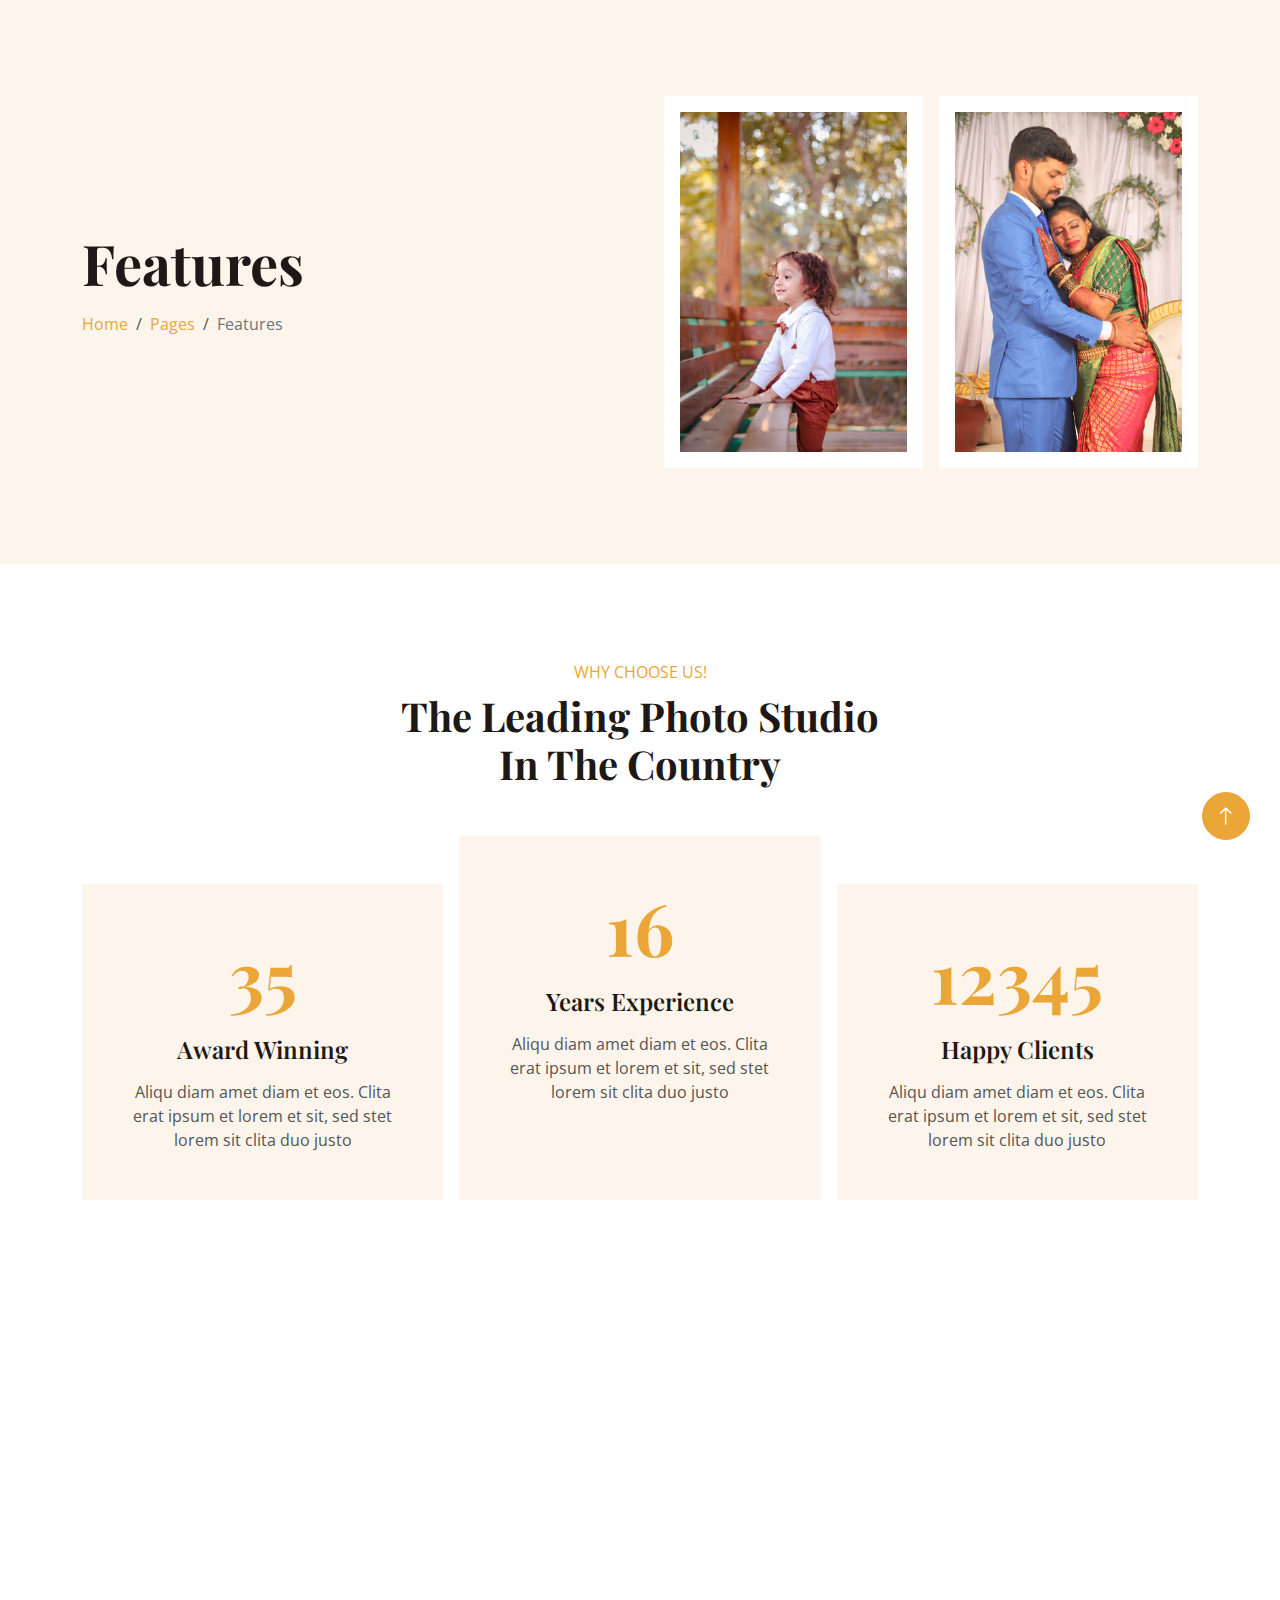
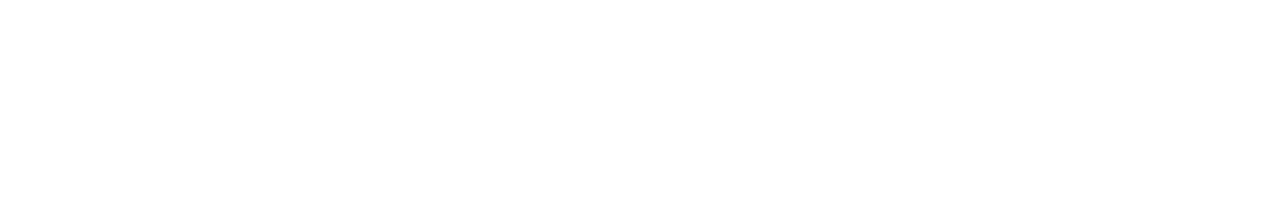
<file: feature.html>
<!DOCTYPE html>
<html lang="en">
  <head>
    <meta charset="utf-8" />
    <title>The Cleverture - Photo Studio Website Template</title>
    <meta content="width=device-width, initial-scale=1.0" name="viewport" />
    <meta content="" name="keywords" />
    <meta content="" name="description" />

    <!-- Favicon -->
    <link href="img/favicon.ico" rel="icon" />

    <!-- Google Web Fonts -->
    <link rel="preconnect" href="https://fonts.googleapis.com" />
    <link rel="preconnect" href="https://fonts.gstatic.com" crossorigin />
    <link
      href="https://fonts.googleapis.com/css2?family=Open+Sans:wght@400;500;600&family=Playfair+Display:wght@500;600;700&display=swap"
      rel="stylesheet"
    />

    <!-- Icon Font Stylesheet -->
    <link
      href="https://cdnjs.cloudflare.com/ajax/libs/font-awesome/5.10.0/css/all.min.css"
      rel="stylesheet"
    />
    <link
      href="https://cdn.jsdelivr.net/npm/bootstrap-icons@1.4.1/font/bootstrap-icons.css"
      rel="stylesheet"
    />

    <!-- Libraries Stylesheet -->
    <link href="lib/animate/animate.min.css" rel="stylesheet" />
    <link href="lib/owlcarousel/assets/owl.carousel.min.css" rel="stylesheet" />
    <link href="lib/lightbox/css/lightbox.min.css" rel="stylesheet" />

    <!-- Customized Bootstrap Stylesheet -->
    <link href="css/bootstrap.min.css" rel="stylesheet" />

    <!-- Template Stylesheet -->
    <link href="css/style.css" rel="stylesheet" />
  </head>

  <body>
    <!-- Spinner Start -->
    <div
      id="spinner"
      class="show bg-white position-fixed translate-middle w-100 vh-100 top-50 start-50 d-flex align-items-center justify-content-center"
    >
      <div class="spinner-grow text-primary" role="status"></div>
    </div>
    <!-- Spinner End -->

    <!-- Navbar Start -->
    <nav
      class="navbar navbar-expand-lg bg-white navbar-light fixed-top shadow py-lg-0 px-4 px-lg-5 wow fadeIn"
      data-wow-delay="0.1s"
    >
      <a href="index.html" class="navbar-brand d-block d-lg-none">
        <h1 class="text-primary">The Cleverture</h1>
      </a>
      <button
        type="button"
        class="navbar-toggler"
        data-bs-toggle="collapse"
        data-bs-target="#navbarCollapse"
      >
        <span class="navbar-toggler-icon"></span>
      </button>
      <div
        class="collapse navbar-collapse justify-content-between py-4 py-lg-0"
        id="navbarCollapse"
      >
        <div class="navbar-nav ms-auto py-0">
          <a href="index.html" class="nav-item nav-link">Home</a>
          <a href="about.html" class="nav-item nav-link">About</a>
          <a href="service.html" class="nav-item nav-link">Services</a>
        </div>
        <a
          href="index.html"
          class="navbar-brand bg-primary py-2 px-4 mx-3 d-none d-lg-block"
        >
          <h1 class="text-white">The Cleverture</h1>
        </a>
        <div class="navbar-nav me-auto py-0">
          <a href="project.html" class="nav-item nav-link">Projects</a>
          <a href="team.html" class="nav-item nav-link">Our Team</a>
          <a href="contact.html" class="nav-item nav-link">Contact</a>
        </div>
      </div>
    </nav>
    <!-- Navbar End -->

    <!-- Header Start -->
    <div class="container-fluid hero-header bg-light py-5 mb-5">
      <div class="container py-5">
        <div class="row g-5 align-items-center">
          <div class="col-lg-6">
            <h1 class="display-4 mb-3 animated slideInDown">Features</h1>
            <nav aria-label="breadcrumb animated slideInDown">
              <ol class="breadcrumb mb-0">
                <li class="breadcrumb-item"><a href="#">Home</a></li>
                <li class="breadcrumb-item"><a href="#">Pages</a></li>
                <li class="breadcrumb-item active" aria-current="page">
                  Features
                </li>
              </ol>
            </nav>
          </div>
          <div class="col-lg-6 animated fadeIn">
            <div class="row g-3">
              <div class="col-6 text-end">
                <img
                  class="img-fluid bg-white p-3 w-100"
                  src="img/hero-1.jpg"
                  alt=""
                />
              </div>
              <div class="col-6">
                <img
                  class="img-fluid bg-white p-3 w-100"
                  src="img/hero-2.jpg"
                  alt=""
                />
              </div>
            </div>
          </div>
        </div>
      </div>
    </div>
    <!-- Header End -->

    <!-- Facts Start -->
    <div class="container-xxl py-5">
      <div class="container">
        <div
          class="text-center mx-auto wow fadeInUp"
          data-wow-delay="0.1s"
          style="max-width: 500px"
        >
          <p class="text-primary text-uppercase mb-2">Why Choose Us!</p>
          <h1 class="display-6 mb-5">
            The Leading Photo Studio In The Country
          </h1>
        </div>
        <div class="row g-3">
          <div
            class="col-lg-4 col-md-6 pt-lg-5 wow fadeInUp"
            data-wow-delay="0.1s"
          >
            <div class="fact-item bg-light text-center h-100 p-5">
              <h1 class="display-2 text-primary mb-3" data-toggle="counter-up">
                35
              </h1>
              <h4 class="mb-3">Award Winning</h4>
              <span
                >Aliqu diam amet diam et eos. Clita erat ipsum et lorem et sit,
                sed stet lorem sit clita duo justo</span
              >
            </div>
          </div>
          <div class="col-lg-4 col-md-6 wow fadeInUp" data-wow-delay="0.3s">
            <div class="fact-item bg-light text-center h-100 p-5">
              <h1 class="display-2 text-primary mb-3" data-toggle="counter-up">
                45
              </h1>
              <h4 class="mb-3">Years Experience</h4>
              <span
                >Aliqu diam amet diam et eos. Clita erat ipsum et lorem et sit,
                sed stet lorem sit clita duo justo</span
              >
            </div>
          </div>
          <div
            class="col-lg-4 col-md-6 pt-lg-5 wow fadeInUp"
            data-wow-delay="0.5s"
          >
            <div class="fact-item bg-light text-center h-100 p-5">
              <h1 class="display-2 text-primary mb-3" data-toggle="counter-up">
                12345
              </h1>
              <h4 class="mb-3">Happy Clients</h4>
              <span
                >Aliqu diam amet diam et eos. Clita erat ipsum et lorem et sit,
                sed stet lorem sit clita duo justo</span
              >
            </div>
          </div>
        </div>
      </div>
    </div>
    <!-- Facts End -->

    <!-- Footer Start -->
    <div
      class="container-fluid footer position-relative bg-dark text-white-50 mt-5 py-5 px-4 px-lg-5 wow fadeIn"
      data-wow-delay="0.1s"
    >
      <div class="row g-5 py-5">
        <div class="col-lg-6 pe-lg-5">
          <a href="index.html" class="navbar-brand">
            <h1 class="display-5 text-primary">The Cleverture</h1>
          </a>

          <p>
            <i class="fa fa-map-marker-alt me-2"></i>No.88/5, 3rd Floor,
            K.Dommasandra Main Road, opposite to Esplanade Apartment, Belathur,
            Kadugodi, Bengaluru, Karnataka 560067
          </p>
          <p><i class="fa fa-phone-alt me-2"></i>+91 6361040407</p>
          <p><i class="fa fa-envelope me-2"></i>thecleverture@gmail.com</p>
          <div class="d-flex justify-content-start mt-4">
            <a
              class="btn btn-square btn-outline-primary rounded-circle me-2"
              href="#"
              ><i class="fab fa-twitter"></i
            ></a>
            <a
              class="btn btn-square btn-outline-primary rounded-circle me-2"
              href="#"
              ><i class="fab fa-facebook-f"></i
            ></a>
            <a
              class="btn btn-square btn-outline-primary rounded-circle me-2"
              href="#"
              ><i class="fab fa-linkedin-in"></i
            ></a>
            <a
              class="btn btn-square btn-outline-primary rounded-circle me-2"
              href="#"
              ><i class="fab fa-instagram"></i
            ></a>
          </div>
        </div>
        <div class="col-lg-6 ps-lg-5">
          <div class="row g-5">
            <div class="col-sm-6">
              <h4 class="text-light mb-4">Quick Links</h4>
              <a class="btn btn-link" href="">About Us</a>
              <a class="btn btn-link" href="">Contact Us</a>
              <a class="btn btn-link" href="">Our Services</a>
              <a class="btn btn-link" href="">Terms & Condition</a>
              <a class="btn btn-link" href="">Support</a>
            </div>
          </div>
        </div>
      </div>
    </div>
    <!-- Footer End -->

    <!-- Back to Top -->
    <a
      href="#"
      class="btn btn-lg btn-primary btn-lg-square rounded-circle back-to-top"
      ><i class="bi bi-arrow-up"></i
    ></a>

    <!-- JavaScript Libraries -->
    <script src="https://code.jquery.com/jquery-3.4.1.min.js"></script>
    <script src="https://cdn.jsdelivr.net/npm/bootstrap@5.0.0/dist/js/bootstrap.bundle.min.js"></script>
    <script src="lib/wow/wow.min.js"></script>
    <script src="lib/easing/easing.min.js"></script>
    <script src="lib/waypoints/waypoints.min.js"></script>
    <script src="lib/counterup/counterup.min.js"></script>
    <script src="lib/owlcarousel/owl.carousel.min.js"></script>
    <script src="lib/lightbox/js/lightbox.min.js"></script>

    <!-- Template Javascript -->
    <script src="js/main.js"></script>
  </body>
</html>
</file>
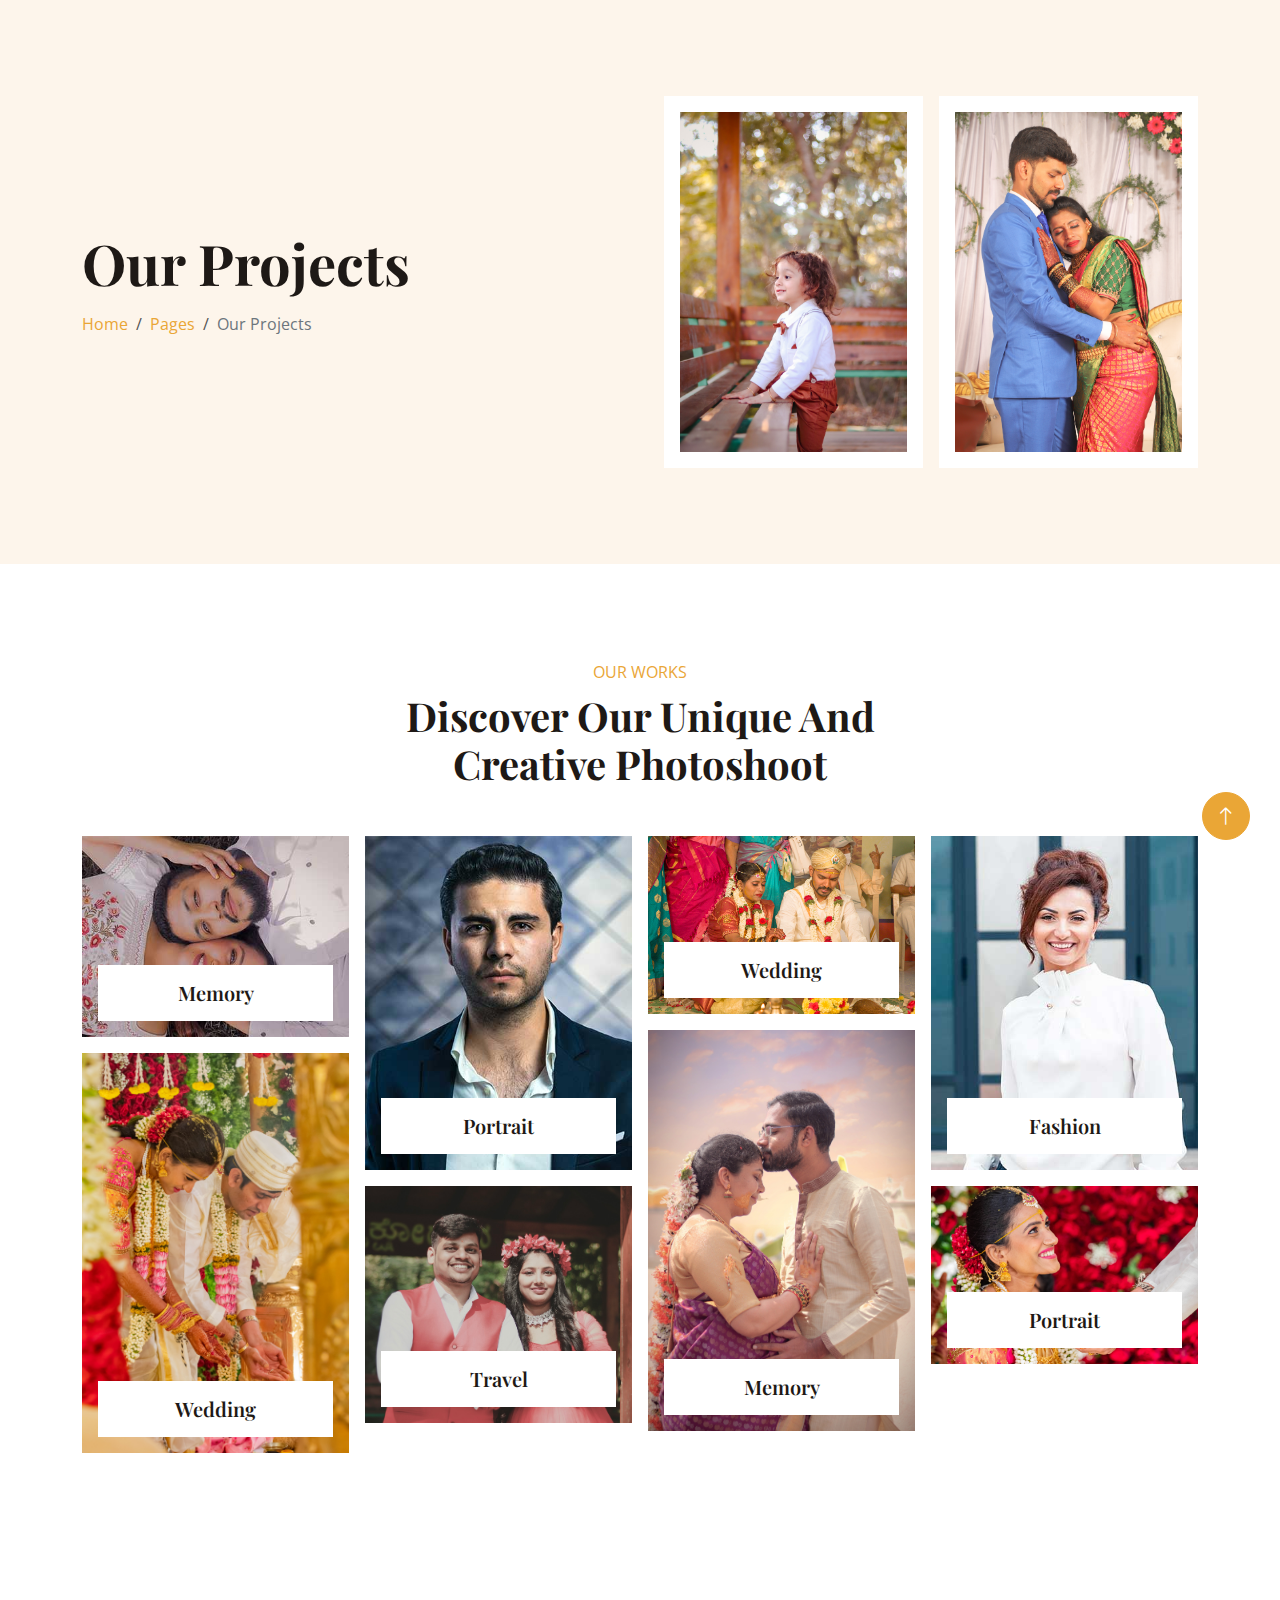
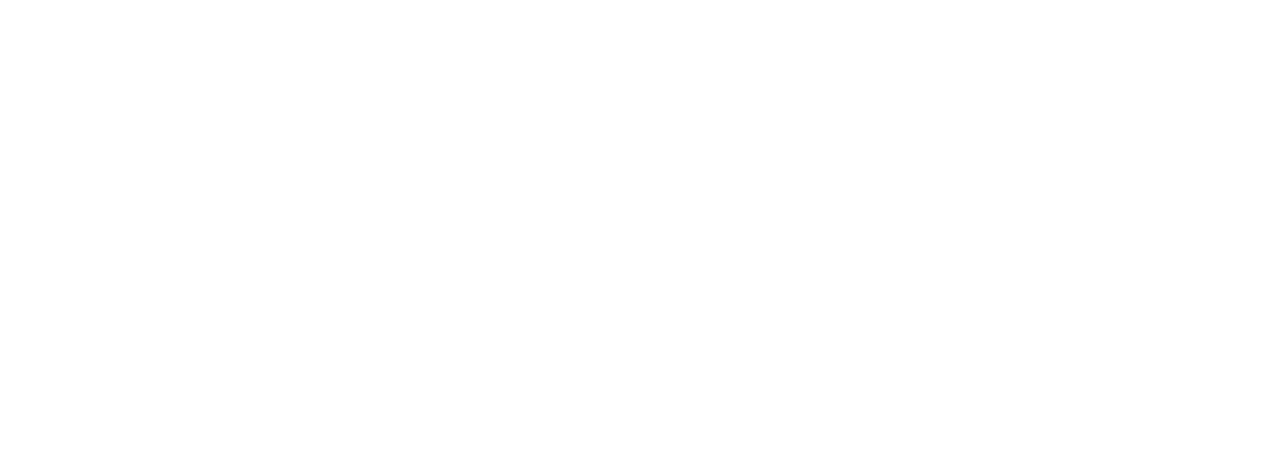
<file: project.html>
<!DOCTYPE html>
<html lang="en">
  <head>
    <meta charset="utf-8" />
    <title>The Cleverture - Photo Studio Website Template</title>
    <meta content="width=device-width, initial-scale=1.0" name="viewport" />
    <meta content="" name="keywords" />
    <meta content="" name="description" />

    <!-- Favicon -->
    <link href="img/favicon.ico" rel="icon" />

    <!-- Google Web Fonts -->
    <link rel="preconnect" href="https://fonts.googleapis.com" />
    <link rel="preconnect" href="https://fonts.gstatic.com" crossorigin />
    <link
      href="https://fonts.googleapis.com/css2?family=Open+Sans:wght@400;500;600&family=Playfair+Display:wght@500;600;700&display=swap"
      rel="stylesheet"
    />

    <!-- Icon Font Stylesheet -->
    <link
      href="https://cdnjs.cloudflare.com/ajax/libs/font-awesome/5.10.0/css/all.min.css"
      rel="stylesheet"
    />
    <link
      href="https://cdn.jsdelivr.net/npm/bootstrap-icons@1.4.1/font/bootstrap-icons.css"
      rel="stylesheet"
    />

    <!-- Libraries Stylesheet -->
    <link href="lib/animate/animate.min.css" rel="stylesheet" />
    <link href="lib/owlcarousel/assets/owl.carousel.min.css" rel="stylesheet" />
    <link href="lib/lightbox/css/lightbox.min.css" rel="stylesheet" />

    <!-- Customized Bootstrap Stylesheet -->
    <link href="css/bootstrap.min.css" rel="stylesheet" />

    <!-- Template Stylesheet -->
    <link href="css/style.css" rel="stylesheet" />
  </head>

  <body>
    <!-- Spinner Start -->
    <div
      id="spinner"
      class="show bg-white position-fixed translate-middle w-100 vh-100 top-50 start-50 d-flex align-items-center justify-content-center"
    >
      <div class="spinner-grow text-primary" role="status"></div>
    </div>
    <!-- Spinner End -->

    <!-- Navbar Start -->
    <nav
      class="navbar navbar-expand-lg bg-white navbar-light fixed-top shadow py-lg-0 px-4 px-lg-5 wow fadeIn"
      data-wow-delay="0.1s"
    >
      <a href="index.html" class="navbar-brand d-block d-lg-none">
        <h1 class="text-primary">The Cleverture</h1>
      </a>
      <button
        type="button"
        class="navbar-toggler"
        data-bs-toggle="collapse"
        data-bs-target="#navbarCollapse"
      >
        <span class="navbar-toggler-icon"></span>
      </button>
      <div
        class="collapse navbar-collapse justify-content-between py-4 py-lg-0"
        id="navbarCollapse"
      >
        <div class="navbar-nav ms-auto py-0">
          <a href="index.html" class="nav-item nav-link">Home</a>
          <a href="about.html" class="nav-item nav-link">About</a>
          <a href="service.html" class="nav-item nav-link">Services</a>
        </div>
        <a
          href="index.html"
          class="navbar-brand bg-primary py-2 px-4 mx-3 d-none d-lg-block"
        >
          <h1 class="text-white">The Cleverture</h1>
        </a>
        <div class="navbar-nav me-auto py-0">
          <a href="project.html" class="nav-item nav-link">Projects</a>
          <a href="team.html" class="nav-item nav-link">Our Team</a>
          <a href="contact.html" class="nav-item nav-link">Contact</a>
        </div>
      </div>
    </nav>
    <!-- Navbar End -->

    <!-- Header Start -->
    <div class="container-fluid hero-header bg-light py-5 mb-5">
      <div class="container py-5">
        <div class="row g-5 align-items-center">
          <div class="col-lg-6">
            <h1 class="display-4 mb-3 animated slideInDown">Our Projects</h1>
            <nav aria-label="breadcrumb animated slideInDown">
              <ol class="breadcrumb mb-0">
                <li class="breadcrumb-item"><a href="#">Home</a></li>
                <li class="breadcrumb-item"><a href="#">Pages</a></li>
                <li class="breadcrumb-item active" aria-current="page">
                  Our Projects
                </li>
              </ol>
            </nav>
          </div>
          <div class="col-lg-6 animated fadeIn">
            <div class="row g-3">
              <div class="col-6 text-end">
                <img
                  class="img-fluid bg-white p-3 w-100"
                  src="img/hero-1.jpg"
                  alt=""
                />
              </div>
              <div class="col-6">
                <img
                  class="img-fluid bg-white p-3 w-100"
                  src="img/hero-2.jpg"
                  alt=""
                />
              </div>
            </div>
          </div>
        </div>
      </div>
    </div>
    <!-- Header End -->

    <!-- Project Start -->
    <div class="container-xxl py-5">
      <div class="container">
        <div
          class="text-center mx-auto mb-5 wow fadeInUp"
          data-wow-delay="0.1s"
          style="max-width: 500px"
        >
          <p class="text-primary text-uppercase mb-2">Our Works</p>
          <h1 class="display-6 mb-0">
            Discover Our Unique And Creative Photoshoot
          </h1>
        </div>
        <div class="row g-3">
          <div class="col-lg-3 col-md-6 wow fadeInUp" data-wow-delay="0.1s">
            <div class="row g-3">
              <div class="col-12">
                <div class="project-item">
                  <img class="img-fluid" src="img/project-5.jpg" alt="" />
                  <a
                    class="project-title h5 mb-0"
                    href="img/project-5.jpg"
                    data-lightbox="project"
                  >
                    Memory
                  </a>
                </div>
              </div>
              <div class="col-12">
                <div class="project-item">
                  <img class="img-fluid" src="img/project-1.jpg" alt="" />
                  <a
                    class="project-title h5 mb-0"
                    href="img/project-1.jpg"
                    data-lightbox="project"
                  >
                    Wedding
                  </a>
                </div>
              </div>
            </div>
          </div>
          <div class="col-lg-3 col-md-6 wow fadeInUp" data-wow-delay="0.3s">
            <div class="row g-3">
              <div class="col-12">
                <div class="project-item">
                  <img class="img-fluid" src="img/project-2.jpg" alt="" />
                  <a
                    class="project-title h5 mb-0"
                    href="img/project-2.jpg"
                    data-lightbox="project"
                  >
                    Portrait
                  </a>
                </div>
              </div>
              <div class="col-12">
                <div class="project-item">
                  <img class="img-fluid" src="img/project-6.jpg" alt="" />
                  <a
                    class="project-title h5 mb-0"
                    href="img/project-6.jpg"
                    data-lightbox="project"
                  >
                    Travel
                  </a>
                </div>
              </div>
            </div>
          </div>
          <div class="col-lg-3 col-md-6 wow fadeInUp" data-wow-delay="0.5s">
            <div class="row g-3">
              <div class="col-12">
                <div class="project-item">
                  <img class="img-fluid" src="img/project-7.jpg" alt="" />
                  <a
                    class="project-title h5 mb-0"
                    href="img/project-7.jpg"
                    data-lightbox="project"
                  >
                    Wedding
                  </a>
                </div>
              </div>
              <div class="col-12">
                <div class="project-item">
                  <img class="img-fluid" src="img/project-3.jpg" alt="" />
                  <a
                    class="project-title h5 mb-0"
                    href="img/project-3.jpg"
                    data-lightbox="project"
                  >
                    Memory
                  </a>
                </div>
              </div>
            </div>
          </div>
          <div class="col-lg-3 col-md-6 wow fadeInUp" data-wow-delay="0.7s">
            <div class="row g-3">
              <div class="col-12">
                <div class="project-item">
                  <img class="img-fluid" src="img/project-4.jpg" alt="" />
                  <a
                    class="project-title h5 mb-0"
                    href="img/project-4.jpg"
                    data-lightbox="project"
                  >
                    Fashion
                  </a>
                </div>
              </div>
              <div class="col-12">
                <div class="project-item">
                  <img class="img-fluid" src="img/project-8.jpg" alt="" />
                  <a
                    class="project-title h5 mb-0"
                    href="img/project-8.jpg"
                    data-lightbox="project"
                  >
                    Portrait
                  </a>
                </div>
              </div>
            </div>
          </div>
        </div>
      </div>
    </div>
    <!-- Project End -->

    <!-- Footer Start -->
    <div
      class="container-fluid footer position-relative bg-dark text-white-50 mt-5 py-5 px-4 px-lg-5 wow fadeIn"
      data-wow-delay="0.1s"
    >
      <div class="row g-5 py-5">
        <div class="col-lg-6 pe-lg-5">
          <a href="index.html" class="navbar-brand">
            <h1 class="display-5 text-primary">The Cleverture</h1>
          </a>

          <p>
            <i class="fa fa-map-marker-alt me-2"></i>No.88/5, 3rd Floor,
            K.Dommasandra Main Road, opposite to Esplanade Apartment, Belathur,
            Kadugodi, Bengaluru, Karnataka 560067
          </p>
          <p><i class="fa fa-phone-alt me-2"></i>+91 6361040407</p>
          <p><i class="fa fa-envelope me-2"></i>thecleverture@gmail.com</p>
          <div class="d-flex justify-content-start mt-4">
            <a
              class="btn btn-square btn-outline-primary rounded-circle me-2"
              href="#"
              ><i class="fab fa-twitter"></i
            ></a>
            <a
              class="btn btn-square btn-outline-primary rounded-circle me-2"
              href="#"
              ><i class="fab fa-facebook-f"></i
            ></a>
            <a
              class="btn btn-square btn-outline-primary rounded-circle me-2"
              href="#"
              ><i class="fab fa-linkedin-in"></i
            ></a>
            <a
              class="btn btn-square btn-outline-primary rounded-circle me-2"
              href="#"
              ><i class="fab fa-instagram"></i
            ></a>
          </div>
        </div>
        <div class="col-lg-6 ps-lg-5">
          <div class="row g-5">
            <div class="col-sm-6">
              <h4 class="text-light mb-4">Quick Links</h4>
              <a class="btn btn-link" href="">About Us</a>
              <a class="btn btn-link" href="">Contact Us</a>
              <a class="btn btn-link" href="">Our Services</a>
              <a class="btn btn-link" href="">Terms & Condition</a>
              <a class="btn btn-link" href="">Support</a>
            </div>
          </div>
        </div>
      </div>
    </div>
    <!-- Footer End -->

    <!-- Back to Top -->
    <a
      href="#"
      class="btn btn-lg btn-primary btn-lg-square rounded-circle back-to-top"
      ><i class="bi bi-arrow-up"></i
    ></a>

    <!-- JavaScript Libraries -->
    <script src="https://code.jquery.com/jquery-3.4.1.min.js"></script>
    <script src="https://cdn.jsdelivr.net/npm/bootstrap@5.0.0/dist/js/bootstrap.bundle.min.js"></script>
    <script src="lib/wow/wow.min.js"></script>
    <script src="lib/easing/easing.min.js"></script>
    <script src="lib/waypoints/waypoints.min.js"></script>
    <script src="lib/counterup/counterup.min.js"></script>
    <script src="lib/owlcarousel/owl.carousel.min.js"></script>
    <script src="lib/lightbox/js/lightbox.min.js"></script>

    <!-- Template Javascript -->
    <script src="js/main.js"></script>
  </body>
</html>
</file>
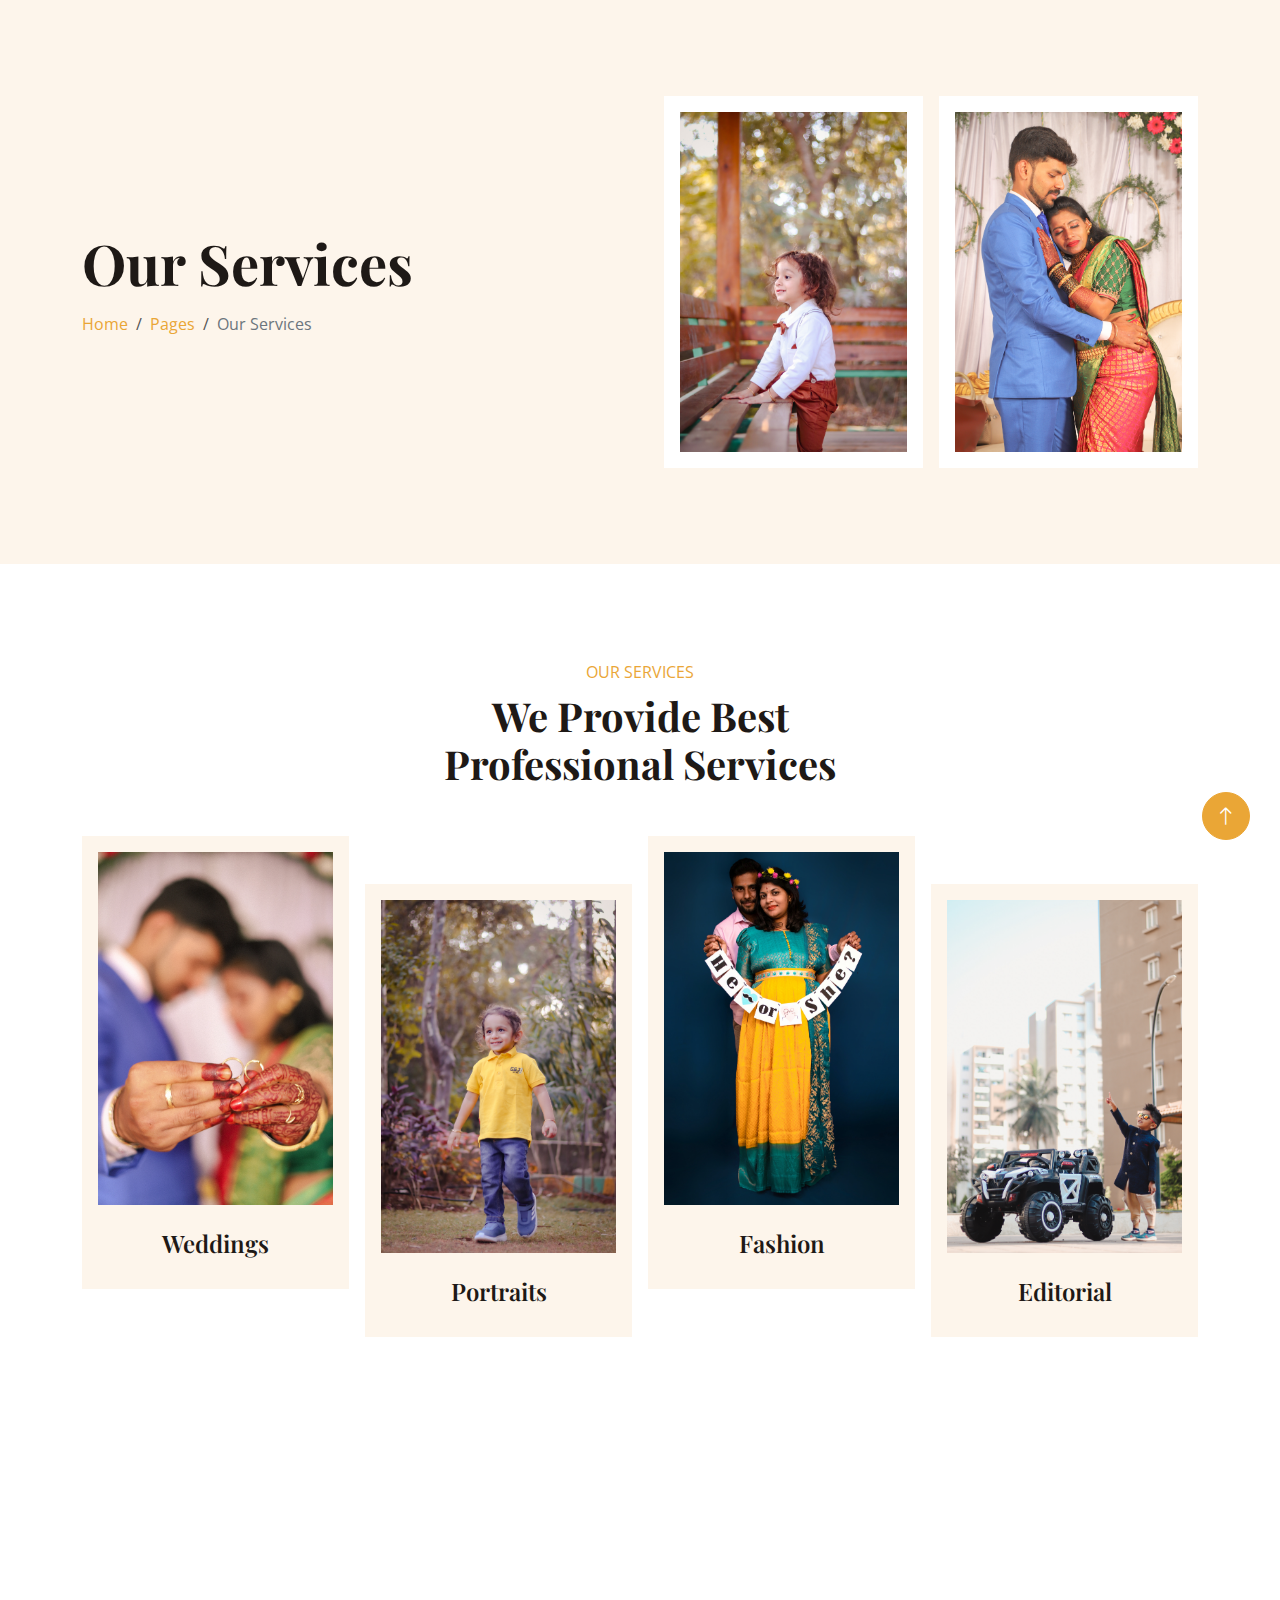
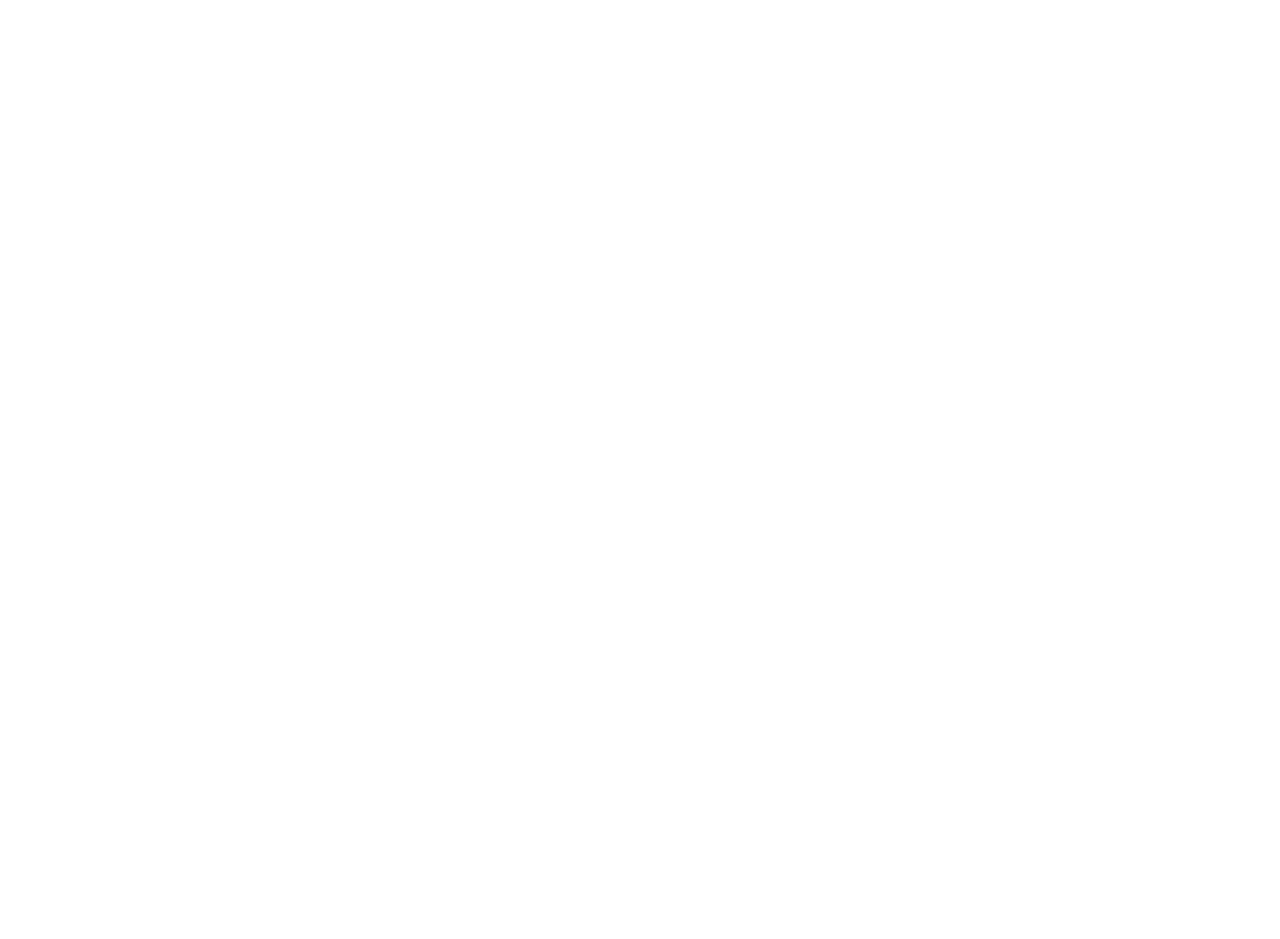
<file: service.html>
<!DOCTYPE html>
<html lang="en">
  <head>
    <meta charset="utf-8" />
    <title>The Cleverture - Photo Studio Website Template</title>
    <meta content="width=device-width, initial-scale=1.0" name="viewport" />
    <meta content="" name="keywords" />
    <meta content="" name="description" />

    <!-- Favicon -->
    <link href="img/favicon.ico" rel="icon" />

    <!-- Google Web Fonts -->
    <link rel="preconnect" href="https://fonts.googleapis.com" />
    <link rel="preconnect" href="https://fonts.gstatic.com" crossorigin />
    <link
      href="https://fonts.googleapis.com/css2?family=Open+Sans:wght@400;500;600&family=Playfair+Display:wght@500;600;700&display=swap"
      rel="stylesheet"
    />

    <!-- Icon Font Stylesheet -->
    <link
      href="https://cdnjs.cloudflare.com/ajax/libs/font-awesome/5.10.0/css/all.min.css"
      rel="stylesheet"
    />
    <link
      href="https://cdn.jsdelivr.net/npm/bootstrap-icons@1.4.1/font/bootstrap-icons.css"
      rel="stylesheet"
    />

    <!-- Libraries Stylesheet -->
    <link href="lib/animate/animate.min.css" rel="stylesheet" />
    <link href="lib/owlcarousel/assets/owl.carousel.min.css" rel="stylesheet" />
    <link href="lib/lightbox/css/lightbox.min.css" rel="stylesheet" />

    <!-- Customized Bootstrap Stylesheet -->
    <link href="css/bootstrap.min.css" rel="stylesheet" />

    <!-- Template Stylesheet -->
    <link href="css/style.css" rel="stylesheet" />
  </head>

  <body>
    <!-- Spinner Start -->
    <div
      id="spinner"
      class="show bg-white position-fixed translate-middle w-100 vh-100 top-50 start-50 d-flex align-items-center justify-content-center"
    >
      <div class="spinner-grow text-primary" role="status"></div>
    </div>
    <!-- Spinner End -->

    <!-- Navbar Start -->
    <nav
      class="navbar navbar-expand-lg bg-white navbar-light fixed-top shadow py-lg-0 px-4 px-lg-5 wow fadeIn"
      data-wow-delay="0.1s"
    >
      <a href="index.html" class="navbar-brand d-block d-lg-none">
        <h1 class="text-primary">The Cleverture</h1>
      </a>
      <button
        type="button"
        class="navbar-toggler"
        data-bs-toggle="collapse"
        data-bs-target="#navbarCollapse"
      >
        <span class="navbar-toggler-icon"></span>
      </button>
      <div
        class="collapse navbar-collapse justify-content-between py-4 py-lg-0"
        id="navbarCollapse"
      >
        <div class="navbar-nav ms-auto py-0">
          <a href="index.html" class="nav-item nav-link">Home</a>
          <a href="about.html" class="nav-item nav-link">About</a>
          <a href="service.html" class="nav-item nav-link active">Services</a>
        </div>
        <a
          href="index.html"
          class="navbar-brand bg-primary py-2 px-4 mx-3 d-none d-lg-block"
        >
          <h1 class="text-white">The Cleverture</h1>
        </a>
        <div class="navbar-nav me-auto py-0">
          <a href="project.html" class="nav-item nav-link">Projects</a>
          <a href="team.html" class="nav-item nav-link">Our Team</a>
          <a href="contact.html" class="nav-item nav-link">Contact</a>
        </div>
      </div>
    </nav>
    <!-- Navbar End -->

    <!-- Header Start -->
    <div class="container-fluid hero-header bg-light py-5 mb-5">
      <div class="container py-5">
        <div class="row g-5 align-items-center">
          <div class="col-lg-6">
            <h1 class="display-4 mb-3 animated slideInDown">Our Services</h1>
            <nav aria-label="breadcrumb animated slideInDown">
              <ol class="breadcrumb mb-0">
                <li class="breadcrumb-item"><a href="#">Home</a></li>
                <li class="breadcrumb-item"><a href="#">Pages</a></li>
                <li class="breadcrumb-item active" aria-current="page">
                  Our Services
                </li>
              </ol>
            </nav>
          </div>
          <div class="col-lg-6 animated fadeIn">
            <div class="row g-3">
              <div class="col-6 text-end">
                <img
                  class="img-fluid bg-white p-3 w-100"
                  src="img/hero-1.jpg"
                  alt=""
                />
              </div>
              <div class="col-6">
                <img
                  class="img-fluid bg-white p-3 w-100"
                  src="img/hero-2.jpg"
                  alt=""
                />
              </div>
            </div>
          </div>
        </div>
      </div>
    </div>
    <!-- Header End -->

    <!-- Service Start -->
    <div class="container-xxl py-5">
      <div class="container">
        <div
          class="text-center mx-auto mb-5 wow fadeInUp"
          data-wow-delay="0.1s"
          style="max-width: 500px"
        >
          <p class="text-primary text-uppercase mb-2">Our Services</p>
          <h1 class="display-6 mb-4">We Provide Best Professional Services</h1>
        </div>
        <div class="row g-3">
          <div class="col-lg-3 col-md-6 wow fadeInUp" data-wow-delay="0.1s">
            <div class="service-item d-flex flex-column bg-light p-3 pb-0">
              <div class="position-relative">
                <img class="img-fluid" src="img/service-1.jpg" alt="" />
                <div class="service-overlay">
                  <a
                    class="btn btn-lg-square btn-outline-light rounded-circle"
                    href=""
                    ><i class="fa fa-link text-primary"></i
                  ></a>
                </div>
              </div>
              <div class="text-center p-4">
                <h4>Weddings</h4>
              </div>
            </div>
          </div>
          <div
            class="col-lg-3 col-md-6 pt-lg-5 wow fadeInUp"
            data-wow-delay="0.3s"
          >
            <div class="service-item d-flex flex-column bg-light p-3 pb-0">
              <div class="position-relative">
                <img class="img-fluid" src="img/service-2.jpg" alt="" />
                <div class="service-overlay">
                  <a
                    class="btn btn-lg-square btn-outline-light rounded-circle"
                    href=""
                    ><i class="fa fa-link text-primary"></i
                  ></a>
                </div>
              </div>
              <div class="text-center p-4">
                <h4>Portraits</h4>
              </div>
            </div>
          </div>
          <div class="col-lg-3 col-md-6 wow fadeInUp" data-wow-delay="0.5s">
            <div class="service-item d-flex flex-column bg-light p-3 pb-0">
              <div class="position-relative">
                <img class="img-fluid" src="img/service-3.jpg" alt="" />
                <div class="service-overlay">
                  <a
                    class="btn btn-lg-square btn-outline-light rounded-circle"
                    href=""
                    ><i class="fa fa-link text-primary"></i
                  ></a>
                </div>
              </div>
              <div class="text-center p-4">
                <h4>Fashion</h4>
              </div>
            </div>
          </div>
          <div
            class="col-lg-3 col-md-6 pt-lg-5 wow fadeInUp"
            data-wow-delay="0.7s"
          >
            <div class="service-item d-flex flex-column bg-light p-3 pb-0">
              <div class="position-relative">
                <img class="img-fluid" src="img/service-4.jpg" alt="" />
                <div class="service-overlay">
                  <a
                    class="btn btn-lg-square btn-outline-light rounded-circle"
                    href=""
                    ><i class="fa fa-link text-primary"></i
                  ></a>
                </div>
              </div>
              <div class="text-center p-4">
                <h4>Editorial</h4>
              </div>
            </div>
          </div>
        </div>
      </div>
    </div>
    <!-- Service End -->

    <!-- Testimonial Start -->
    <div class="container-xxl py-5">
      <div class="container">
        <div
          class="text-center mx-auto mb-5 wow fadeInUp"
          data-wow-delay="0.1s"
          style="max-width: 500px"
        >
          <p class="text-primary text-uppercase mb-2">Client's Review</p>
          <h1 class="display-6 mb-0">More Than 200+ Customers Trusted Us</h1>
        </div>
        <div
          class="owl-carousel testimonial-carousel wow fadeInUp"
          data-wow-delay="0.1s"
        >
          <div class="testimonial-item bg-white p-4">
            <div class="d-flex align-items-center mb-4">
              <img
                class="flex-shrink-0 rounded-circle border p-1"
                src="img/testimonial-1.jpg"
                alt=""
              />
              <div class="ms-4">
                <h5 class="mb-1">TK Srithar</h5>
                <span>UI Designer</span>
              </div>
            </div>
            <p class="mb-0">
              Skilled photographer. Impressive edits with natural look. Humble
              to customers. It was a very good experience overall.
            </p>
          </div>
          <div class="testimonial-item bg-white p-4">
            <div class="d-flex align-items-center mb-4">
              <img
                class="flex-shrink-0 rounded-circle border p-1"
                src="img/testimonial-2.jpg"
                alt=""
              />
              <div class="ms-4">
                <h5 class="mb-1">Vidhya Karan</h5>
                <span>Software Developer</span>
              </div>
            </div>
            <p class="mb-0">
              Professionals who ensure to deliver the requests as
              required,Thanks for the support!!. I higly recommend them.
            </p>
          </div>
          <div class="testimonial-item bg-white p-4">
            <div class="d-flex align-items-center mb-4">
              <img
                class="flex-shrink-0 rounded-circle border p-1"
                src="img/testimonial-3.jpg"
                alt=""
              />
              <div class="ms-4">
                <h5 class="mb-1">Chandra Sekhar</h5>
                <span>Doctor</span>
              </div>
            </div>
            <p class="mb-0">
              We booked Prajwal for our baby shower function. We approached him
              in the last minute but he is ready to calm, punctual, flexible and
              comfortable to work with. We really liked his service.
            </p>
          </div>
          <div class="testimonial-item bg-white p-4">
            <div class="d-flex align-items-center mb-4">
              <img
                class="flex-shrink-0 rounded-circle border p-1"
                src="img/testimonial-4.jpg"
                alt=""
              />
              <div class="ms-4">
                <h5 class="mb-1">Akshara Mathivanan</h5>
                <span>Product Manager</span>
              </div>
            </div>
            <p class="mb-0">
              Both Prajwal and Rohit are students and pursuing their passion and
              really hard working. We loved our memories created by them. I
              highly recommend to take their services.
            </p>
          </div>
        </div>
      </div>
    </div>
    <!-- Testimonial End -->

    <!-- Footer Start -->
    <div
      class="container-fluid footer position-relative bg-dark text-white-50 mt-5 py-5 px-4 px-lg-5 wow fadeIn"
      data-wow-delay="0.1s"
    >
      <div class="row g-5 py-5">
        <div class="col-lg-6 pe-lg-5">
          <a href="index.html" class="navbar-brand">
            <h1 class="display-5 text-primary">The Cleverture</h1>
          </a>

          <p>
            <i class="fa fa-map-marker-alt me-2"></i>No.88/5, 3rd Floor,
            K.Dommasandra Main Road, opposite to Esplanade Apartment, Belathur,
            Kadugodi, Bengaluru, Karnataka 560067
          </p>
          <p><i class="fa fa-phone-alt me-2"></i>+91 6361040407</p>
          <p><i class="fa fa-envelope me-2"></i>thecleverture@gmail.com</p>
          <div class="d-flex justify-content-start mt-4">
            <a
              class="btn btn-square btn-outline-primary rounded-circle me-2"
              href="#"
              ><i class="fab fa-twitter"></i
            ></a>
            <a
              class="btn btn-square btn-outline-primary rounded-circle me-2"
              href="#"
              ><i class="fab fa-facebook-f"></i
            ></a>
            <a
              class="btn btn-square btn-outline-primary rounded-circle me-2"
              href="#"
              ><i class="fab fa-linkedin-in"></i
            ></a>
            <a
              class="btn btn-square btn-outline-primary rounded-circle me-2"
              href="#"
              ><i class="fab fa-instagram"></i
            ></a>
          </div>
        </div>
        <div class="col-lg-6 ps-lg-5">
          <div class="row g-5">
            <div class="col-sm-6">
              <h4 class="text-light mb-4">Quick Links</h4>
              <a class="btn btn-link" href="">About Us</a>
              <a class="btn btn-link" href="">Contact Us</a>
              <a class="btn btn-link" href="">Our Services</a>
              <a class="btn btn-link" href="">Terms & Condition</a>
              <a class="btn btn-link" href="">Support</a>
            </div>
          </div>
        </div>
      </div>
    </div>
    <!-- Footer End -->

    <!-- Back to Top -->
    <a
      href="#"
      class="btn btn-lg btn-primary btn-lg-square rounded-circle back-to-top"
      ><i class="bi bi-arrow-up"></i
    ></a>

    <!-- JavaScript Libraries -->
    <script src="https://code.jquery.com/jquery-3.4.1.min.js"></script>
    <script src="https://cdn.jsdelivr.net/npm/bootstrap@5.0.0/dist/js/bootstrap.bundle.min.js"></script>
    <script src="lib/wow/wow.min.js"></script>
    <script src="lib/easing/easing.min.js"></script>
    <script src="lib/waypoints/waypoints.min.js"></script>
    <script src="lib/counterup/counterup.min.js"></script>
    <script src="lib/owlcarousel/owl.carousel.min.js"></script>
    <script src="lib/lightbox/js/lightbox.min.js"></script>

    <!-- Template Javascript -->
    <script src="js/main.js"></script>
  </body>
</html>
</file>
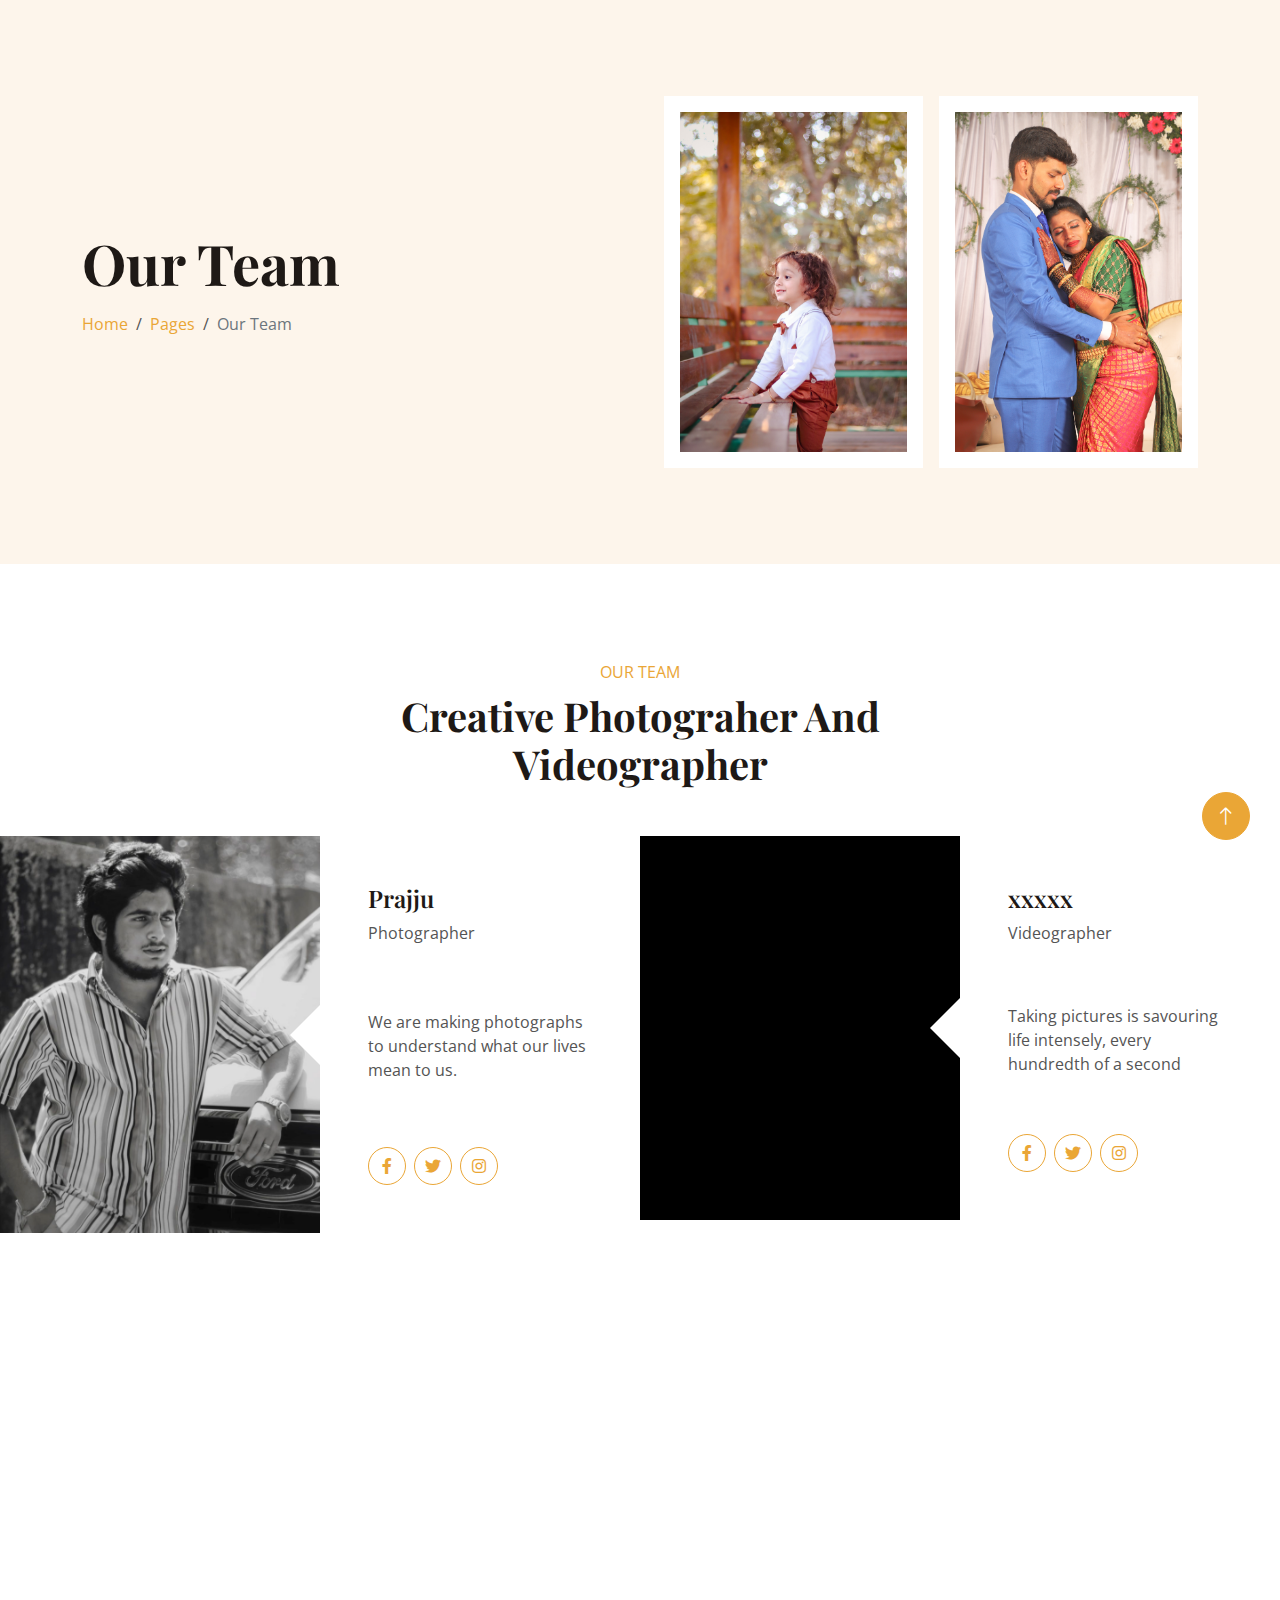
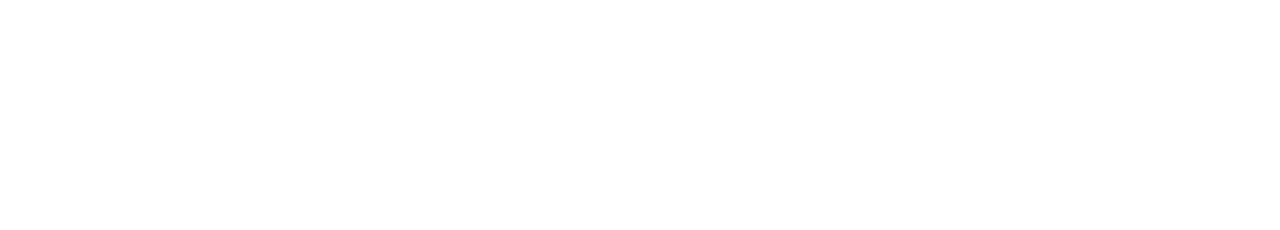
<file: team.html>
<!DOCTYPE html>
<html lang="en">
  <head>
    <meta charset="utf-8" />
    <title>The Cleverture - Photo Studio Website Template</title>
    <meta content="width=device-width, initial-scale=1.0" name="viewport" />
    <meta content="" name="keywords" />
    <meta content="" name="description" />

    <!-- Favicon -->
    <link href="img/favicon.ico" rel="icon" />

    <!-- Google Web Fonts -->
    <link rel="preconnect" href="https://fonts.googleapis.com" />
    <link rel="preconnect" href="https://fonts.gstatic.com" crossorigin />
    <link
      href="https://fonts.googleapis.com/css2?family=Open+Sans:wght@400;500;600&family=Playfair+Display:wght@500;600;700&display=swap"
      rel="stylesheet"
    />

    <!-- Icon Font Stylesheet -->
    <link
      href="https://cdnjs.cloudflare.com/ajax/libs/font-awesome/5.10.0/css/all.min.css"
      rel="stylesheet"
    />
    <link
      href="https://cdn.jsdelivr.net/npm/bootstrap-icons@1.4.1/font/bootstrap-icons.css"
      rel="stylesheet"
    />

    <!-- Libraries Stylesheet -->
    <link href="lib/animate/animate.min.css" rel="stylesheet" />
    <link href="lib/owlcarousel/assets/owl.carousel.min.css" rel="stylesheet" />
    <link href="lib/lightbox/css/lightbox.min.css" rel="stylesheet" />

    <!-- Customized Bootstrap Stylesheet -->
    <link href="css/bootstrap.min.css" rel="stylesheet" />

    <!-- Template Stylesheet -->
    <link href="css/style.css" rel="stylesheet" />
  </head>

  <body>
    <!-- Spinner Start -->
    <div
      id="spinner"
      class="show bg-white position-fixed translate-middle w-100 vh-100 top-50 start-50 d-flex align-items-center justify-content-center"
    >
      <div class="spinner-grow text-primary" role="status"></div>
    </div>
    <!-- Spinner End -->

    <!-- Navbar Start -->
    <nav
      class="navbar navbar-expand-lg bg-white navbar-light fixed-top shadow py-lg-0 px-4 px-lg-5 wow fadeIn"
      data-wow-delay="0.1s"
    >
      <a href="index.html" class="navbar-brand d-block d-lg-none">
        <h1 class="text-primary">The Cleverture</h1>
      </a>
      <button
        type="button"
        class="navbar-toggler"
        data-bs-toggle="collapse"
        data-bs-target="#navbarCollapse"
      >
        <span class="navbar-toggler-icon"></span>
      </button>
      <div
        class="collapse navbar-collapse justify-content-between py-4 py-lg-0"
        id="navbarCollapse"
      >
        <div class="navbar-nav ms-auto py-0">
          <a href="index.html" class="nav-item nav-link">Home</a>
          <a href="about.html" class="nav-item nav-link">About</a>
          <a href="service.html" class="nav-item nav-link">Services</a>
        </div>
        <a
          href="index.html"
          class="navbar-brand bg-primary py-2 px-4 mx-3 d-none d-lg-block"
        >
          <h1 class="text-white">The Cleverture</h1>
        </a>
        <div class="navbar-nav me-auto py-0">
          <a href="project.html" class="nav-item nav-link">Projects</a>
          <a href="team.html" class="nav-item nav-link">Our Team</a>
          <a href="contact.html" class="nav-item nav-link">Contact</a>
        </div>
      </div>
    </nav>
    <!-- Navbar End -->

    <!-- Header Start -->
    <div class="container-fluid hero-header bg-light py-5 mb-5">
      <div class="container py-5">
        <div class="row g-5 align-items-center">
          <div class="col-lg-6">
            <h1 class="display-4 mb-3 animated slideInDown">Our Team</h1>
            <nav aria-label="breadcrumb animated slideInDown">
              <ol class="breadcrumb mb-0">
                <li class="breadcrumb-item"><a href="#">Home</a></li>
                <li class="breadcrumb-item"><a href="#">Pages</a></li>
                <li class="breadcrumb-item active" aria-current="page">
                  Our Team
                </li>
              </ol>
            </nav>
          </div>
          <div class="col-lg-6 animated fadeIn">
            <div class="row g-3">
              <div class="col-6 text-end">
                <img
                  class="img-fluid bg-white p-3 w-100"
                  src="img/hero-1.jpg"
                  alt=""
                />
              </div>
              <div class="col-6">
                <img
                  class="img-fluid bg-white p-3 w-100"
                  src="img/hero-2.jpg"
                  alt=""
                />
              </div>
            </div>
          </div>
        </div>
      </div>
    </div>
    <!-- Header End -->

    <!-- Team Start -->
    <div class="container-xxl px-0 py-5">
      <div
        class="text-center mx-auto mb-5 wow fadeInUp"
        data-wow-delay="0.1s"
        style="max-width: 500px"
      >
        <p class="text-primary text-uppercase mb-2">Our Team</p>
        <h1 class="display-6 mb-0">Creative Photograher And Videographer</h1>
      </div>
      <div class="row g-0">
        <div class="col-lg-6 wow fadeIn" data-wow-delay="0.1s">
          <div class="row g-0 flex-sm-row">
            <div class="col-sm-6">
              <div class="team-img position-relative">
                <img class="img-fluid" src="img/team-1.jpg" alt="" />
              </div>
            </div>
            <div class="col-sm-6">
              <div class="h-100 p-5 d-flex flex-column justify-content-between">
                <div class="mb-3">
                  <h4>Prajju</h4>
                  <span>Photographer</span>
                </div>
                <p>
                  We are making photographs to understand what our lives mean to
                  us.
                </p>
                <div class="d-flex">
                  <a
                    class="btn btn-square btn-outline-primary rounded-circle me-2"
                    href=""
                  >
                    <i class="fab fa-facebook-f"></i
                  ></a>
                  <a
                    class="btn btn-square btn-outline-primary rounded-circle me-2"
                    href=""
                    ><i class="fab fa-twitter"></i
                  ></a>
                  <a
                    class="btn btn-square btn-outline-primary rounded-circle me-2"
                    href="https://www.instagram.com/prajjuofficiall/"
                    ><i class="fab fa-instagram"></i
                  ></a>
                </div>
              </div>
            </div>
          </div>
        </div>
        <div class="col-lg-6 wow fadeIn" data-wow-delay="0.3s">
          <div class="row g-0 flex-sm-row-reverse flex-lg-row">
            <div class="col-sm-6">
              <div class="team-img position-relative">
                <img class="img-fluid" src="img/team-2.jpg" alt="" />
              </div>
            </div>
            <div class="col-sm-6">
              <div class="h-100 p-5 d-flex flex-column justify-content-between">
                <div class="mb-3">
                  <h4>xxxxx</h4>
                  <span>Videographer</span>
                </div>
                <p>
                  Taking pictures is savouring life intensely, every hundredth
                  of a second
                </p>
                <div class="d-flex">
                  <a
                    class="btn btn-square btn-outline-primary rounded-circle me-2"
                    href=""
                    ><i class="fab fa-facebook-f"></i
                  ></a>
                  <a
                    class="btn btn-square btn-outline-primary rounded-circle me-2"
                    href=""
                    ><i class="fab fa-twitter"></i
                  ></a>
                  <a
                    class="btn btn-square btn-outline-primary rounded-circle me-2"
                    href=""
                    ><i class="fab fa-instagram"></i
                  ></a>
                </div>
              </div>
            </div>
          </div>
        </div>
      </div>
    </div>
    <!-- Team End -->

    <!-- Footer Start -->
    <div
      class="container-fluid footer position-relative bg-dark text-white-50 mt-5 py-5 px-4 px-lg-5 wow fadeIn"
      data-wow-delay="0.1s"
    >
      <div class="row g-5 py-5">
        <div class="col-lg-6 pe-lg-5">
          <a href="index.html" class="navbar-brand">
            <h1 class="display-5 text-primary">The Cleverture</h1>
          </a>

          <p>
            <i class="fa fa-map-marker-alt me-2"></i>No.88/5, 3rd Floor,
            K.Dommasandra Main Road, opposite to Esplanade Apartment, Belathur,
            Kadugodi, Bengaluru, Karnataka 560067
          </p>
          <p><i class="fa fa-phone-alt me-2"></i>+91 6361040407</p>
          <p><i class="fa fa-envelope me-2"></i>thecleverture@gmail.com</p>
          <div class="d-flex justify-content-start mt-4">
            <a
              class="btn btn-square btn-outline-primary rounded-circle me-2"
              href="#"
              ><i class="fab fa-twitter"></i
            ></a>
            <a
              class="btn btn-square btn-outline-primary rounded-circle me-2"
              href="#"
              ><i class="fab fa-facebook-f"></i
            ></a>
            <a
              class="btn btn-square btn-outline-primary rounded-circle me-2"
              href="#"
              ><i class="fab fa-linkedin-in"></i
            ></a>
            <a
              class="btn btn-square btn-outline-primary rounded-circle me-2"
              href="#"
              ><i class="fab fa-instagram"></i
            ></a>
          </div>
        </div>
        <div class="col-lg-6 ps-lg-5">
          <div class="row g-5">
            <div class="col-sm-6">
              <h4 class="text-light mb-4">Quick Links</h4>
              <a class="btn btn-link" href="">About Us</a>
              <a class="btn btn-link" href="">Contact Us</a>
              <a class="btn btn-link" href="">Our Services</a>
              <a class="btn btn-link" href="">Terms & Condition</a>
              <a class="btn btn-link" href="">Support</a>
            </div>
          </div>
        </div>
      </div>
    </div>
    <!-- Footer End -->

    <!-- Back to Top -->
    <a
      href="#"
      class="btn btn-lg btn-primary btn-lg-square rounded-circle back-to-top"
      ><i class="bi bi-arrow-up"></i
    ></a>

    <!-- JavaScript Libraries -->
    <script src="https://code.jquery.com/jquery-3.4.1.min.js"></script>
    <script src="https://cdn.jsdelivr.net/npm/bootstrap@5.0.0/dist/js/bootstrap.bundle.min.js"></script>
    <script src="lib/wow/wow.min.js"></script>
    <script src="lib/easing/easing.min.js"></script>
    <script src="lib/waypoints/waypoints.min.js"></script>
    <script src="lib/counterup/counterup.min.js"></script>
    <script src="lib/owlcarousel/owl.carousel.min.js"></script>
    <script src="lib/lightbox/js/lightbox.min.js"></script>

    <!-- Template Javascript -->
    <script src="js/main.js"></script>
  </body>
</html>
</file>
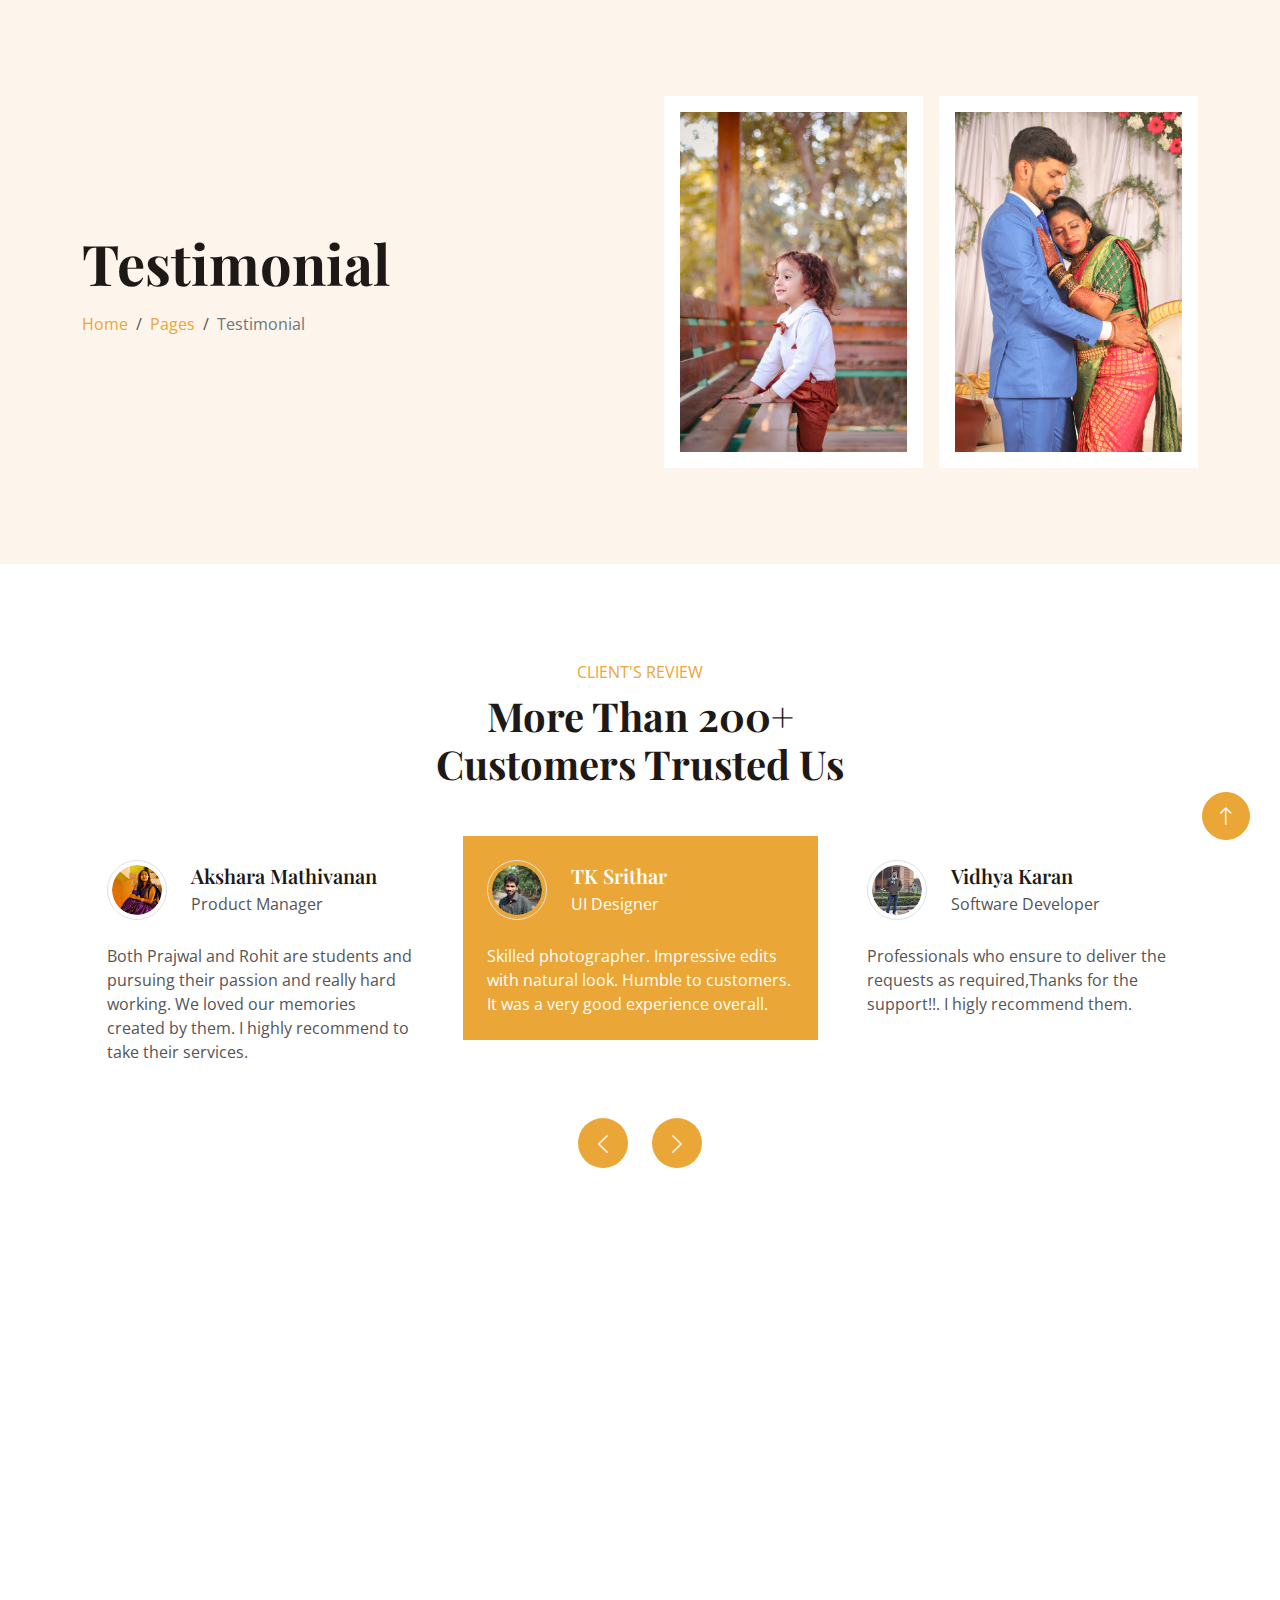
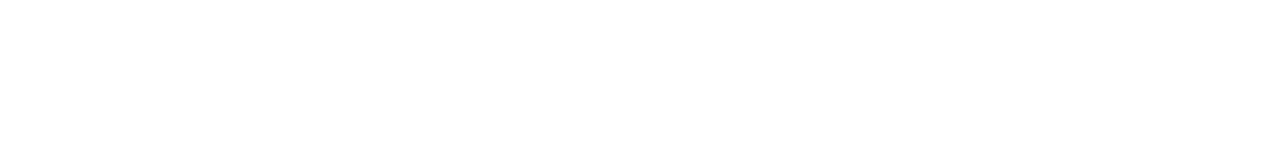
<file: testimonial.html>
<!DOCTYPE html>
<html lang="en">
  <head>
    <meta charset="utf-8" />
    <title>The Cleverture - Photo Studio Website Template</title>
    <meta content="width=device-width, initial-scale=1.0" name="viewport" />
    <meta content="" name="keywords" />
    <meta content="" name="description" />

    <!-- Favicon -->
    <link href="img/favicon.ico" rel="icon" />

    <!-- Google Web Fonts -->
    <link rel="preconnect" href="https://fonts.googleapis.com" />
    <link rel="preconnect" href="https://fonts.gstatic.com" crossorigin />
    <link
      href="https://fonts.googleapis.com/css2?family=Open+Sans:wght@400;500;600&family=Playfair+Display:wght@500;600;700&display=swap"
      rel="stylesheet"
    />

    <!-- Icon Font Stylesheet -->
    <link
      href="https://cdnjs.cloudflare.com/ajax/libs/font-awesome/5.10.0/css/all.min.css"
      rel="stylesheet"
    />
    <link
      href="https://cdn.jsdelivr.net/npm/bootstrap-icons@1.4.1/font/bootstrap-icons.css"
      rel="stylesheet"
    />

    <!-- Libraries Stylesheet -->
    <link href="lib/animate/animate.min.css" rel="stylesheet" />
    <link href="lib/owlcarousel/assets/owl.carousel.min.css" rel="stylesheet" />
    <link href="lib/lightbox/css/lightbox.min.css" rel="stylesheet" />

    <!-- Customized Bootstrap Stylesheet -->
    <link href="css/bootstrap.min.css" rel="stylesheet" />

    <!-- Template Stylesheet -->
    <link href="css/style.css" rel="stylesheet" />
  </head>

  <body>
    <!-- Spinner Start -->
    <div
      id="spinner"
      class="show bg-white position-fixed translate-middle w-100 vh-100 top-50 start-50 d-flex align-items-center justify-content-center"
    >
      <div class="spinner-grow text-primary" role="status"></div>
    </div>
    <!-- Spinner End -->

    <!-- Navbar Start -->
    <nav
      class="navbar navbar-expand-lg bg-white navbar-light fixed-top shadow py-lg-0 px-4 px-lg-5 wow fadeIn"
      data-wow-delay="0.1s"
    >
      <a href="index.html" class="navbar-brand d-block d-lg-none">
        <h1 class="text-primary">The Cleverture</h1>
      </a>
      <button
        type="button"
        class="navbar-toggler"
        data-bs-toggle="collapse"
        data-bs-target="#navbarCollapse"
      >
        <span class="navbar-toggler-icon"></span>
      </button>
      <div
        class="collapse navbar-collapse justify-content-between py-4 py-lg-0"
        id="navbarCollapse"
      >
        <div class="navbar-nav ms-auto py-0">
          <a href="index.html" class="nav-item nav-link">Home</a>
          <a href="about.html" class="nav-item nav-link">About</a>
          <a href="service.html" class="nav-item nav-link">Services</a>
        </div>
        <a
          href="index.html"
          class="navbar-brand bg-primary py-2 px-4 mx-3 d-none d-lg-block"
        >
          <h1 class="text-white">The Cleverture</h1>
        </a>
        <div class="navbar-nav me-auto py-0">
          <a href="project.html" class="nav-item nav-link">Projects</a>
          <a href="team.html" class="nav-item nav-link">Our Team</a>
          <a href="contact.html" class="nav-item nav-link">Contact</a>
        </div>
      </div>
    </nav>
    <!-- Navbar End -->

    <!-- Header Start -->
    <div class="container-fluid hero-header bg-light py-5 mb-5">
      <div class="container py-5">
        <div class="row g-5 align-items-center">
          <div class="col-lg-6">
            <h1 class="display-4 mb-3 animated slideInDown">Testimonial</h1>
            <nav aria-label="breadcrumb animated slideInDown">
              <ol class="breadcrumb mb-0">
                <li class="breadcrumb-item"><a href="#">Home</a></li>
                <li class="breadcrumb-item"><a href="#">Pages</a></li>
                <li class="breadcrumb-item active" aria-current="page">
                  Testimonial
                </li>
              </ol>
            </nav>
          </div>
          <div class="col-lg-6 animated fadeIn">
            <div class="row g-3">
              <div class="col-6 text-end">
                <img
                  class="img-fluid bg-white p-3 w-100"
                  src="img/hero-1.jpg"
                  alt=""
                />
              </div>
              <div class="col-6">
                <img
                  class="img-fluid bg-white p-3 w-100"
                  src="img/hero-2.jpg"
                  alt=""
                />
              </div>
            </div>
          </div>
        </div>
      </div>
    </div>
    <!-- Header End -->

    <!-- Testimonial Start -->
    <div class="container-xxl py-5">
      <div class="container">
        <div
          class="text-center mx-auto mb-5 wow fadeInUp"
          data-wow-delay="0.1s"
          style="max-width: 500px"
        >
          <p class="text-primary text-uppercase mb-2">Client's Review</p>
          <h1 class="display-6 mb-0">More Than 200+ Customers Trusted Us</h1>
        </div>
        <div
          class="owl-carousel testimonial-carousel wow fadeInUp"
          data-wow-delay="0.1s"
        >
          <div class="testimonial-item bg-white p-4">
            <div class="d-flex align-items-center mb-4">
              <img
                class="flex-shrink-0 rounded-circle border p-1"
                src="img/testimonial-1.jpg"
                alt=""
              />
              <div class="ms-4">
                <h5 class="mb-1">TK Srithar</h5>
                <span>UI Designer</span>
              </div>
            </div>
            <p class="mb-0">
              Skilled photographer. Impressive edits with natural look. Humble
              to customers. It was a very good experience overall.
            </p>
          </div>
          <div class="testimonial-item bg-white p-4">
            <div class="d-flex align-items-center mb-4">
              <img
                class="flex-shrink-0 rounded-circle border p-1"
                src="img/testimonial-2.jpg"
                alt=""
              />
              <div class="ms-4">
                <h5 class="mb-1">Vidhya Karan</h5>
                <span>Software Developer</span>
              </div>
            </div>
            <p class="mb-0">
              Professionals who ensure to deliver the requests as
              required,Thanks for the support!!. I higly recommend them.
            </p>
          </div>
          <div class="testimonial-item bg-white p-4">
            <div class="d-flex align-items-center mb-4">
              <img
                class="flex-shrink-0 rounded-circle border p-1"
                src="img/testimonial-3.jpg"
                alt=""
              />
              <div class="ms-4">
                <h5 class="mb-1">Chandra Sekhar</h5>
                <span>Doctor</span>
              </div>
            </div>
            <p class="mb-0">
              We booked Prajwal for our baby shower function. We approached him
              in the last minute but he is ready to calm, punctual, flexible and
              comfortable to work with. We really liked his service.
            </p>
          </div>
          <div class="testimonial-item bg-white p-4">
            <div class="d-flex align-items-center mb-4">
              <img
                class="flex-shrink-0 rounded-circle border p-1"
                src="img/testimonial-4.jpg"
                alt=""
              />
              <div class="ms-4">
                <h5 class="mb-1">Akshara Mathivanan</h5>
                <span>Product Manager</span>
              </div>
            </div>
            <p class="mb-0">
              Both Prajwal and Rohit are students and pursuing their passion and
              really hard working. We loved our memories created by them. I
              highly recommend to take their services.
            </p>
          </div>
        </div>
      </div>
    </div>
    <!-- Testimonial End -->
    <!-- Footer Start -->
    <div
      class="container-fluid footer position-relative bg-dark text-white-50 mt-5 py-5 px-4 px-lg-5 wow fadeIn"
      data-wow-delay="0.1s"
    >
      <div class="row g-5 py-5">
        <div class="col-lg-6 pe-lg-5">
          <a href="index.html" class="navbar-brand">
            <h1 class="display-5 text-primary">The Cleverture</h1>
          </a>

          <p>
            <i class="fa fa-map-marker-alt me-2"></i>No.88/5, 3rd Floor,
            K.Dommasandra Main Road, opposite to Esplanade Apartment, Belathur,
            Kadugodi, Bengaluru, Karnataka 560067
          </p>
          <p><i class="fa fa-phone-alt me-2"></i>+91 6361040407</p>
          <p><i class="fa fa-envelope me-2"></i>thecleverture@gmail.com</p>
          <div class="d-flex justify-content-start mt-4">
            <a
              class="btn btn-square btn-outline-primary rounded-circle me-2"
              href="#"
              ><i class="fab fa-twitter"></i
            ></a>
            <a
              class="btn btn-square btn-outline-primary rounded-circle me-2"
              href="#"
              ><i class="fab fa-facebook-f"></i
            ></a>
            <a
              class="btn btn-square btn-outline-primary rounded-circle me-2"
              href="#"
              ><i class="fab fa-linkedin-in"></i
            ></a>
            <a
              class="btn btn-square btn-outline-primary rounded-circle me-2"
              href="#"
              ><i class="fab fa-instagram"></i
            ></a>
          </div>
        </div>
        <div class="col-lg-6 ps-lg-5">
          <div class="row g-5">
            <div class="col-sm-6">
              <h4 class="text-light mb-4">Quick Links</h4>
              <a class="btn btn-link" href="">About Us</a>
              <a class="btn btn-link" href="">Contact Us</a>
              <a class="btn btn-link" href="">Our Services</a>
              <a class="btn btn-link" href="">Terms & Condition</a>
              <a class="btn btn-link" href="">Support</a>
            </div>
          </div>
        </div>
      </div>
    </div>
    <!-- Footer End -->

    <!-- Back to Top -->
    <a
      href="#"
      class="btn btn-lg btn-primary btn-lg-square rounded-circle back-to-top"
      ><i class="bi bi-arrow-up"></i
    ></a>

    <!-- JavaScript Libraries -->
    <script src="https://code.jquery.com/jquery-3.4.1.min.js"></script>
    <script src="https://cdn.jsdelivr.net/npm/bootstrap@5.0.0/dist/js/bootstrap.bundle.min.js"></script>
    <script src="lib/wow/wow.min.js"></script>
    <script src="lib/easing/easing.min.js"></script>
    <script src="lib/waypoints/waypoints.min.js"></script>
    <script src="lib/counterup/counterup.min.js"></script>
    <script src="lib/owlcarousel/owl.carousel.min.js"></script>
    <script src="lib/lightbox/js/lightbox.min.js"></script>

    <!-- Template Javascript -->
    <script src="js/main.js"></script>
  </body>
</html>
</file>
<file: css/style.css>
/********** Template CSS **********/
:root {
  --primary: #eaa636;
  --secondary: #545454;
  --light: #fdf5eb;
  --dark: #1e1916;
}

.back-to-top {
  position: fixed;
  display: none;
  right: 30px;
  bottom: 60px;
  z-index: 99;
}
.alli {
  display: flex;
  align-items: center;
  justify-content: center;
}

/*** Spinner ***/
#spinner {
  opacity: 0;
  visibility: hidden;
  transition: opacity 0.5s ease-out, visibility 0s linear 0.5s;
  z-index: 99999;
}

#spinner.show {
  transition: opacity 0.5s ease-out, visibility 0s linear 0s;
  visibility: visible;
  opacity: 1;
}

/*** Button ***/
.btn {
  font-weight: 500;
  transition: 0.5s;
}

.btn.btn-primary {
  color: #ffffff;
}

.btn-square {
  width: 38px;
  height: 38px;
}

.btn-sm-square {
  width: 32px;
  height: 32px;
}

.btn-lg-square {
  width: 48px;
  height: 48px;
}

.btn-square,
.btn-sm-square,
.btn-lg-square {
  padding: 0;
  display: flex;
  align-items: center;
  justify-content: center;
  font-weight: normal;
}

/*** Navbar ***/
.navbar.fixed-top {
  display: none;
  transition: 0.5s;
}

.navbar .navbar-nav .nav-link {
  padding: 20px 15px;
  color: var(--dark);
  font-size: 18px;
  font-weight: 600;
  outline: none;
}

.navbar .navbar-nav .nav-link:hover,
.navbar .navbar-nav .nav-link.active {
  color: var(--primary);
}

@media (max-width: 991.98px) {
  .navbar .navbar-nav .nav-link {
    padding: 10px 0;
  }
}

.navbar .dropdown-toggle::after {
  border: none;
  content: "\f107";
  font-family: "Font Awesome 5 Free";
  font-weight: 900;
  vertical-align: middle;
  margin-left: 8px;
}

@media (min-width: 992px) {
  .navbar .nav-item .dropdown-menu {
    display: block;
    border: none;
    margin-top: 0;
    top: 150%;
    right: 15px;
    opacity: 0;
    visibility: hidden;
    transition: 0.5s;
  }

  .navbar .nav-item:hover .dropdown-menu {
    top: 100%;
    visibility: visible;
    transition: 0.5s;
    opacity: 1;
  }
}

/*** Header ***/
.btn-play {
  position: relative;
  display: block;
  box-sizing: content-box;
  width: 16px;
  height: 26px;
  border-radius: 100%;
  border: none;
  outline: none !important;
  padding: 18px 20px 20px 28px;
  background: var(--primary);
}

.btn-play:before {
  content: "";
  position: absolute;
  z-index: 0;
  left: 50%;
  top: 50%;
  transform: translateX(-50%) translateY(-50%);
  display: block;
  width: 60px;
  height: 60px;
  background: var(--primary);
  border-radius: 100%;
  animation: pulse-border 1500ms ease-out infinite;
}

.btn-play:after {
  content: "";
  position: absolute;
  z-index: 1;
  left: 50%;
  top: 50%;
  transform: translateX(-50%) translateY(-50%);
  display: block;
  width: 60px;
  height: 60px;
  background: var(--primary);
  border-radius: 100%;
  transition: all 200ms;
}

.btn-play span {
  display: block;
  position: relative;
  z-index: 3;
  width: 0;
  height: 0;
  left: -1px;
  border-left: 16px solid #ffffff;
  border-top: 11px solid transparent;
  border-bottom: 11px solid transparent;
}

@keyframes pulse-border {
  0% {
    transform: translateX(-50%) translateY(-50%) translateZ(0) scale(1);
    opacity: 1;
  }

  100% {
    transform: translateX(-50%) translateY(-50%) translateZ(0) scale(2);
    opacity: 0;
  }
}

.modal-video .modal-dialog {
  position: relative;
  max-width: 800px;
  margin: 60px auto 0 auto;
}

.modal-video .modal-body {
  position: relative;
  padding: 0px;
}

.modal-video .close {
  position: absolute;
  width: 30px;
  height: 30px;
  right: 0px;
  top: -30px;
  z-index: 999;
  font-size: 30px;
  font-weight: normal;
  color: #ffffff;
  background: #000000;
  opacity: 1;
}

.hero-header .breadcrumb-item + .breadcrumb-item::before {
  color: var(--secondary);
}

/*** Facts ***/
.fact-item {
  transition: 0.3s;
}

.fact-item:hover {
  margin-top: -10px;
  background: #ffffff !important;
  box-shadow: 0 0 45px rgba(0, 0, 0, 0.07);
}

/*** About ***/
.img-twice::before {
  position: absolute;
  content: "";
  width: 60%;
  height: 80%;
  top: 10%;
  left: 20%;
  border: 1rem solid var(--light);
  z-index: -1;
}

/*** Service ***/
.service-item,
.service-item * {
  transition: 0.3s;
}

.service-item:hover {
  margin-top: -10px;
  background: var(--primary) !important;
}

.service-item:hover * {
  color: var(--light);
}

.service-item .service-overlay {
  position: absolute;
  width: 100%;
  height: 100%;
  top: 0;
  left: 0;
  display: flex;
  align-items: center;
  justify-content: center;
  background: rgba(0, 0, 0, 0.5);
  overflow: hidden;
  opacity: 0;
  transition: 0.5s;
}

.service-item:hover .service-overlay {
  opacity: 1;
}

/*** Project ***/
.project-item {
  position: relative;
}

.project-item .project-title {
  position: absolute;
  top: auto;
  right: 1rem;
  bottom: 1rem;
  left: 1rem;
  padding: 1rem;
  text-align: center;
  background: #ffffff;
  transition: 0.5s;
}

.project-item:hover .project-title {
  color: #ffffff;
  background: var(--primary);
}

/*** Team ***/
.team-img::after {
  position: absolute;
  content: "";
  width: 0;
  height: 0;
  bottom: 0px;
  left: 50%;
  transform: translateX(-50%);
  border: 30px solid;
  border-color: transparent transparent #ffffff transparent;
}

@media (min-width: 576px) {
  .flex-sm-row .team-img::after,
  .flex-lg-row-reverse .team-img::after {
    top: 50%;
    right: 0;
    bottom: auto;
    left: auto;
    transform: translateY(-50%);
    border-color: transparent #ffffff transparent transparent;
  }
}

@media (min-width: 576px) and (max-width: 991.98px) {
  .flex-sm-row-reverse .team-img::after {
    top: 50%;
    right: auto;
    bottom: auto;
    left: 0;
    transform: translateY(-50%);
    border-color: transparent transparent transparent #ffffff;
  }
}

@media (min-width: 992px) {
  .flex-lg-row-reverse .team-img::after,
  .flex-sm-row-reverse .team-img::after {
    top: 50%;
    right: auto;
    bottom: auto;
    left: 0;
    transform: translateY(-50%);
    border-color: transparent transparent transparent #ffffff;
  }

  .flex-sm-row-reverse.flex-lg-row .team-img::after {
    top: 50%;
    right: 0;
    bottom: auto;
    left: auto;
    transform: translateY(-50%);
    border-color: transparent #ffffff transparent transparent;
  }
}

/*** Testimonial ***/
.testimonial-carousel .owl-item .testimonial-item img {
  width: 60px;
  height: 60px;
}

.testimonial-carousel .owl-item .testimonial-item,
.testimonial-carousel .owl-item .testimonial-item * {
  transition: 0.5s;
}

.testimonial-carousel .owl-item.center .testimonial-item {
  background: var(--primary) !important;
}

.testimonial-carousel .owl-item.center .testimonial-item * {
  color: #ffffff !important;
}

.testimonial-carousel .owl-nav {
  margin-top: 30px;
  display: flex;
  justify-content: center;
}

.testimonial-carousel .owl-nav .owl-prev,
.testimonial-carousel .owl-nav .owl-next {
  margin: 0 12px;
  width: 50px;
  height: 50px;
  display: flex;
  align-items: center;
  justify-content: center;
  border-radius: 50px;
  font-size: 22px;
  color: var(--light);
  background: var(--primary);
  transition: 0.5s;
}

.testimonial-carousel .owl-nav .owl-prev:hover,
.testimonial-carousel .owl-nav .owl-next:hover {
  color: var(--primary);
  background: var(--dark);
}

/*** Footer ***/
@media (min-width: 992px) {
  .footer::after {
    position: absolute;
    content: "";
    width: 1px;
    height: 100%;
    top: 0;
    left: 50%;
    background: var(--secondary);
  }
}

.footer-shape::before {
  position: absolute;
  content: "";
  width: 80px;
  height: 100%;
  top: 0;
  left: -40px;
  background: var(--secondary);
  transform: skew(40deg);
}

.footer .btn.btn-link {
  display: block;
  margin-bottom: 5px;
  padding: 0;
  text-align: left;
  color: rgba(255, 255, 255, 0.5);
  font-weight: normal;
  text-transform: capitalize;
  transition: 0.3s;
}

.footer .btn.btn-link::before {
  position: relative;
  content: "\f105";
  font-family: "Font Awesome 5 Free";
  font-weight: 900;
  color: rgba(255, 255, 255, 0.5);
  margin-right: 10px;
}

.footer .btn.btn-link:hover {
  color: var(--primary);
  letter-spacing: 1px;
  box-shadow: none;
}
</file>
